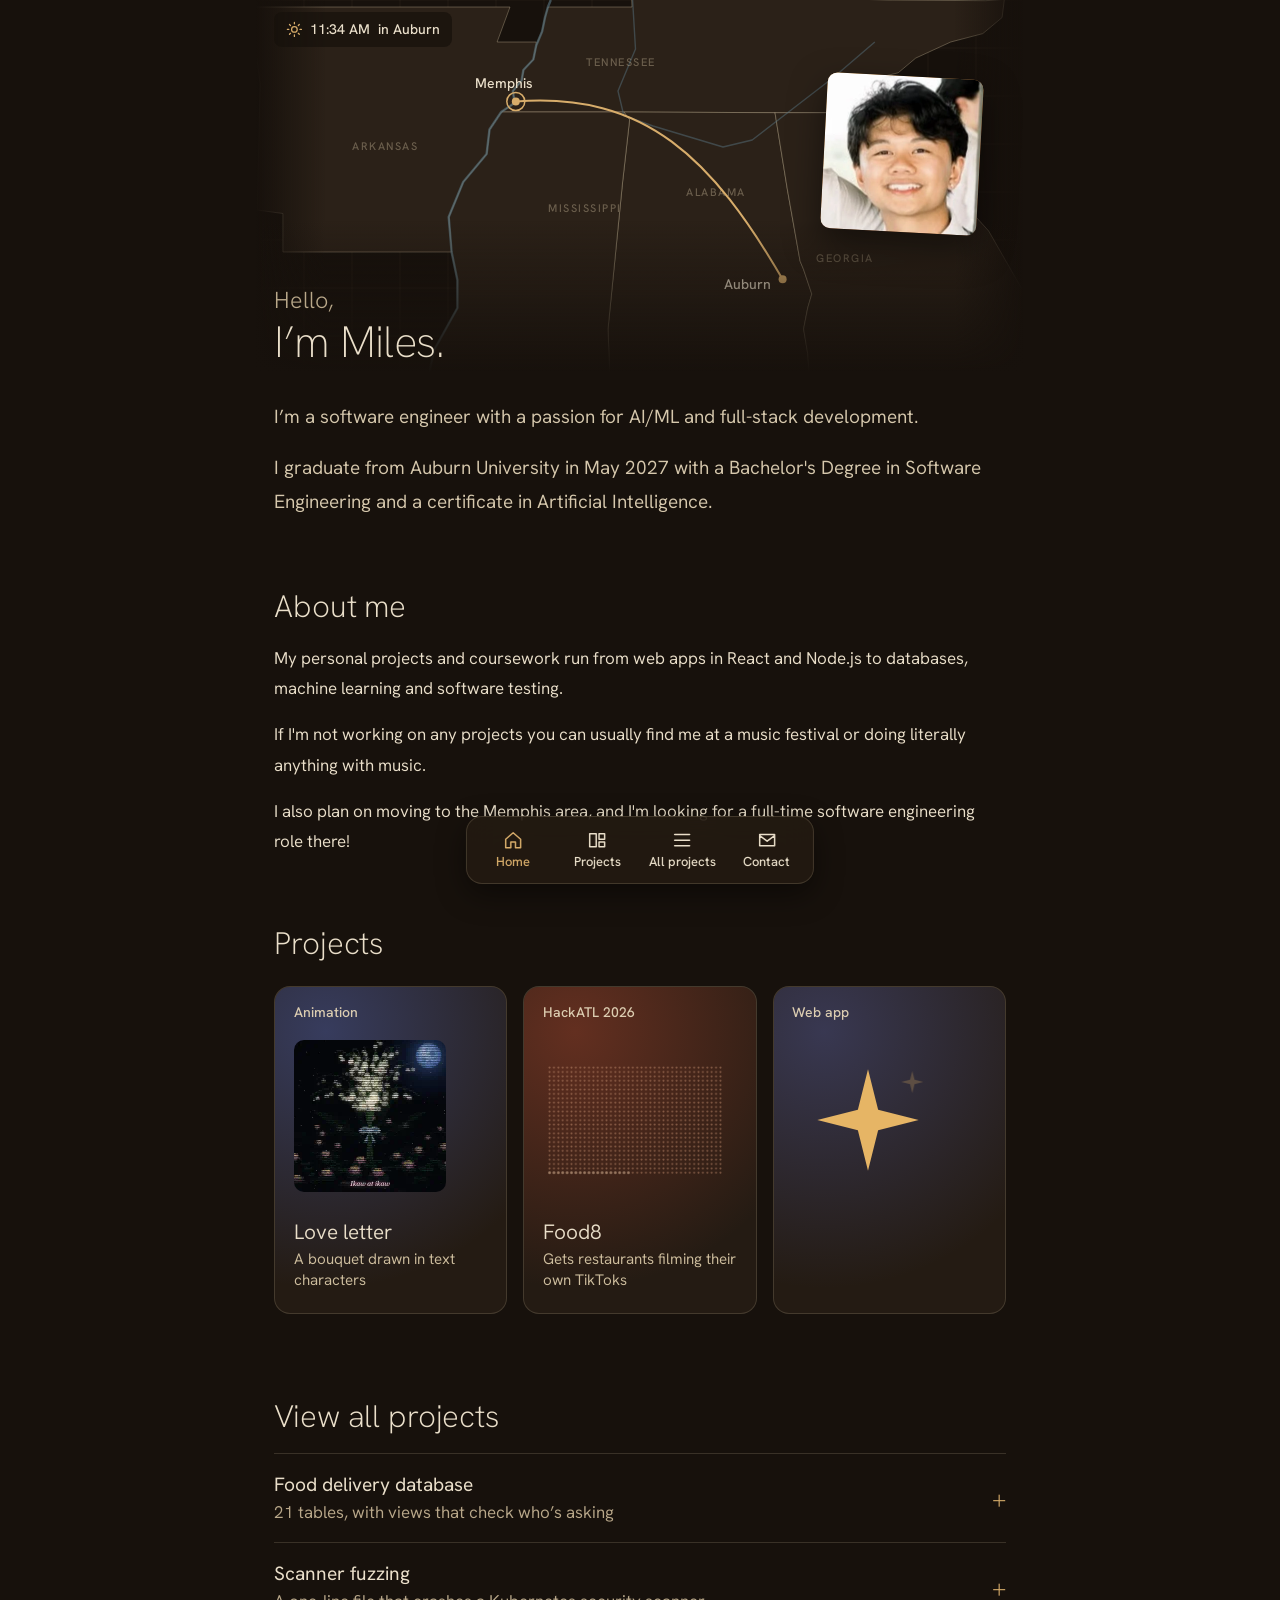
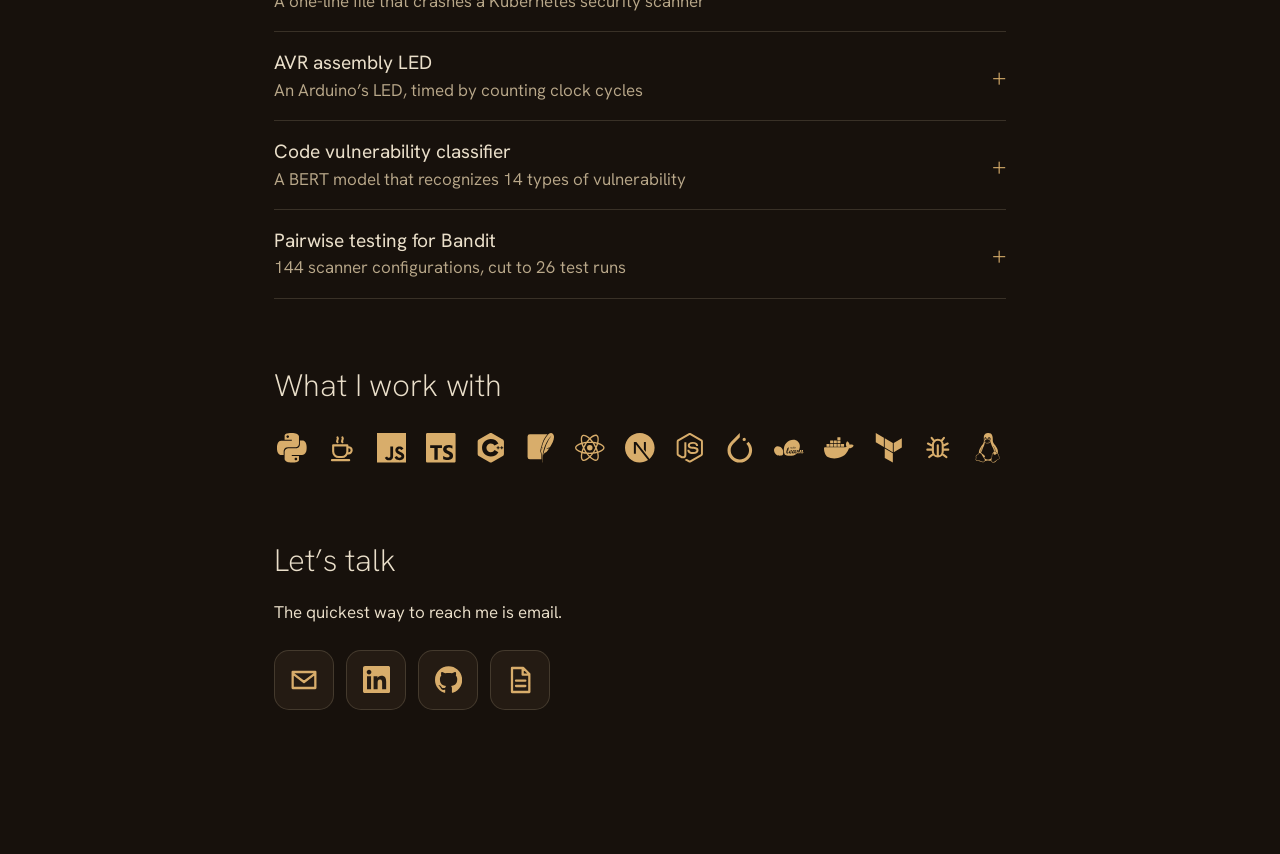
<file: index.html>
<!doctype html>
<html lang="en">
<head>
  <meta charset="utf-8">
  <meta name="viewport" content="width=device-width, initial-scale=1">
  <title>Miles Lagman, software engineer</title>
  <meta name="description" content="Miles Lagman is a software engineer graduating from Auburn University in May 2027 and looking for a full-time role in the Memphis area.">
  <meta name="theme-color" content="#17110c">
  <link rel="canonical" href="https://mileslagman.com/">
  <meta property="og:type" content="website">
  <meta property="og:title" content="Miles Lagman, software engineer">
  <meta property="og:description" content="Software engineer graduating from Auburn University in May 2027, looking for a full-time role in the Memphis area.">
  <meta property="og:url" content="https://mileslagman.com/">
  <link rel="icon" href="data:image/svg+xml,%3Csvg xmlns='http://www.w3.org/2000/svg' viewBox='0 0 32 32'%3E%3Crect width='32' height='32' rx='7' fill='%23d8ad6b'/%3E%3Cpath d='M7 24V8h4.500L16 16.500 20.500 8H25v16h-4v-9l-5 9-5-9v9z' fill='%2317110c'/%3E%3C/svg%3E">
  <link rel="preconnect" href="https://fonts.googleapis.com">
  <link rel="preconnect" href="https://fonts.gstatic.com" crossorigin>
  <link rel="stylesheet" href="https://fonts.googleapis.com/css2?family=Hanken+Grotesk:ital,wght@0,200..600;1,400&amp;display=swap">
  <link rel="stylesheet" href="styles.css?v=1689655329">
</head>
<body>
  <a class="skip" href="#about">Skip to content</a>
  <div class="column" id="top">
    <header class="banner">
      <svg class="map" viewBox="0 0 768 380" preserveAspectRatio="xMidYMin slice" aria-hidden="true">
        <g class="grid"><path d="M0 0V420"/><path d="M48 0V420"/><path d="M96 0V420"/><path d="M144 0V420"/><path d="M192 0V420"/><path d="M240 0V420"/><path d="M288 0V420"/><path d="M336 0V420"/><path d="M384 0V420"/><path d="M432 0V420"/><path d="M480 0V420"/><path d="M528 0V420"/><path d="M576 0V420"/><path d="M624 0V420"/><path d="M672 0V420"/><path d="M720 0V420"/><path d="M768 0V420"/><path d="M0 0H768"/><path d="M0 48H768"/><path d="M0 96H768"/><path d="M0 144H768"/><path d="M0 192H768"/><path d="M0 240H768"/><path d="M0 288H768"/><path d="M0 336H768"/><path d="M0 384H768"/></g>
        <g class="states"><path d="M291.9 7.0L376.0 7.0L375.4 -5.6L437.8 -3.5L467.0 -1.4L502.1 -3.5L554.6 -2.1L631.7 0.0L729.7 0.7L748.4 -0.7L746.1 17.5L726.8 33.6L694.7 42.0L659.7 58.1L642.2 72.8L615.9 79.1L610.1 95.9L596.6 96.6L594.3 112.7L519.0 112.7L367.8 112.0L245.2 112.0L258.6 102.9L256.9 91.0L265.6 80.5L267.4 70.0L277.3 59.5L280.2 45.5L286.1 31.5L289.0 17.5L291.9 7.0Z"/><path d="M367.8 112.0L519.0 112.7L531.3 189.0L544.1 261.1L547.6 269.5L555.8 294.0L551.7 308.0L547.6 329.0L551.7 353.5L554.6 392.0L402.8 392.0L414.5 413.0L407.5 442.4L379.5 445.9L383.6 416.5L374.8 414.4L367.8 435.4L356.1 436.1L352.0 329.0L366.6 182.0L373.6 119.7Z"/><path d="M367.8 112.0L373.6 119.7L366.6 182.0L352.0 329.0L356.1 436.1L321.1 434.0L291.9 448.0L278.5 392.0L169.3 392.0L178.1 350.0L201.4 308.0L201.4 280.0L195.6 252.0L192.7 217.0L207.2 182.0L230.6 154.0L233.5 129.5L245.2 112.0Z"/><path d="M519.0 112.7L664.9 112.7L650.9 147.0L694.7 189.0L732.7 231.0L764.8 287.0L794.0 318.5L764.8 392.0L758.9 413.0L718.1 422.1L642.2 416.5L562.8 413.0L554.6 392.0L551.7 353.5L547.6 329.0L551.7 308.0L555.8 294.0L547.6 269.5L544.1 261.1L531.3 189.0Z"/><path d="M-5.8 7.0L254.0 7.0L241.1 42.0L280.2 42.0L280.2 45.5L277.3 59.5L267.4 70.0L265.6 80.5L256.9 91.0L258.6 102.9L245.2 112.0L233.5 129.5L230.6 154.0L207.2 182.0L192.7 217.0L195.6 252.0L26.9 252.0L26.9 213.5L1.2 210.0L4.1 84.0Z"/></g>
        <path class="river" d="M294.8 0.0L291.9 7.0L289.0 17.5L286.1 31.5L280.2 45.5L277.3 59.5L267.4 70.0L265.6 80.5L256.9 91.0L258.6 102.9L245.2 112.0L233.5 129.5L230.6 154.0L207.2 182.0L192.7 217.0L195.6 252.0L201.4 280.0L201.4 308.0L178.1 350.0L169.3 392.0"/><path class="river thin" d="M618.8 42.0L578.0 77.0L537.1 108.5L496.2 140.0L467.0 147.0L432.0 136.5L397.0 126.0L367.8 115.5L362.0 91.0L379.5 49.0L376.6 0.0"/>
        <g class="names"><text x="330" y="66">TENNESSEE</text><text x="292" y="212">MISSISSIPPI</text><text x="430" y="196">ALABAMA</text><text x="560" y="262">GEORGIA</text><text x="96" y="150">ARKANSAS</text></g>
        <path class="route" pathLength="100" d="M526.6 279.3C456.6 159.3 389.8 91.5 259.8 101.5"/>
        <g class="town"><circle cx="526.6" cy="279.3" r="4"/><text x="514.6" y="289.3" text-anchor="end">Auburn</text></g>
        <g class="town to"><circle cx="259.8" cy="101.5" r="4"/><circle class="ring" cx="259.8" cy="101.5" r="9"/><text x="247.8" y="87.5" text-anchor="middle">Memphis</text></g>
      </svg>
      <p class="clock"><svg width="18" height="18" fill="none" stroke="currentColor" viewBox="0 0 24 24" aria-hidden="true"><path id="sky" d=""/></svg><time id="time"></time><span data-edit="clock.place">in Auburn</span></p>
      <div class="portrait" id="portrait"><img src="assets/miles.webp" width="380" height="380" alt="Miles Lagman"></div>
      <div class="hello"><p data-edit="hero.hello">Hello,</p><h1 data-edit="hero.name">I’m Miles.</h1></div>
    </header>

    <main>
      <div class="intro"><p data-edit="hero.p1">I’m a software engineer with a passion for AI/ML and full-stack development.</p><p data-edit="hero.p2">I graduate from Auburn University in May 2027 with a Bachelor's Degree in Software Engineering and a certificate in Artificial Intelligence.</p></div>

      <section id="about" aria-labelledby="about-h">
        <h2 data-edit="about.h" id="about-h">About me</h2>
        <p data-edit="about.p1">My personal projects and coursework run from web apps in React and Node.js to databases, machine learning and software testing.</p>
        <p data-edit="about.p2">If I'm not working on any projects you can usually find me at a music festival or doing literally anything with music.</p>
        <p data-edit="about.p3">I also plan on moving to the Memphis area, and I'm looking for a full-time software engineering role there!</p>
      </section>

      <section id="projects" aria-labelledby="projects-h">
        <h2 data-edit="projects.h" id="projects-h">Projects</h2>
        <div class="cards">
        <button type="button" class="card" style="--glow:#4a5da8" aria-haspopup="dialog" aria-controls="d-letter">
          <span data-edit="letter.meta" class="meta">Animation</span>
          <span class="art"><picture><source media="(prefers-reduced-motion: reduce)" srcset="assets/love-letter-still.webp"><img src="assets/love-letter-loop.webp" width="304" height="304" loading="lazy" alt=""></picture></span>
          <span data-edit="letter.title" class="title">Love letter</span>
          <span data-edit="letter.line" class="line">A bouquet drawn in text characters</span>
        </button><button type="button" class="card" style="--glow:#a2432d" aria-haspopup="dialog" aria-controls="d-food8">
          <span data-edit="food8.meta" class="meta">HackATL 2026</span>
          <span class="art"><svg viewBox="0 0 840 540" role="img" aria-label="1,000 dots with 19 filled in"><defs><pattern id="dot" width="20" height="20" patternUnits="userSpaceOnUse" x="20" y="20"><circle cx="10" cy="10" r="4.500" fill="#c08a6c" fill-opacity=".55"/></pattern></defs><rect x="20" y="20" width="800" height="500" fill="url(#dot)"/><g class="lit"><circle cx="30" cy="510" r="7.5" style="--i:0"/><circle cx="50" cy="510" r="7.5" style="--i:1"/><circle cx="70" cy="510" r="7.5" style="--i:2"/><circle cx="90" cy="510" r="7.5" style="--i:3"/><circle cx="110" cy="510" r="7.5" style="--i:4"/><circle cx="130" cy="510" r="7.5" style="--i:5"/><circle cx="150" cy="510" r="7.5" style="--i:6"/><circle cx="170" cy="510" r="7.5" style="--i:7"/><circle cx="190" cy="510" r="7.5" style="--i:8"/><circle cx="210" cy="510" r="7.5" style="--i:9"/><circle cx="230" cy="510" r="7.5" style="--i:10"/><circle cx="250" cy="510" r="7.5" style="--i:11"/><circle cx="270" cy="510" r="7.5" style="--i:12"/><circle cx="290" cy="510" r="7.5" style="--i:13"/><circle cx="310" cy="510" r="7.5" style="--i:14"/><circle cx="330" cy="510" r="7.5" style="--i:15"/><circle cx="350" cy="510" r="7.5" style="--i:16"/><circle cx="370" cy="510" r="7.5" style="--i:17"/><circle cx="390" cy="510" r="7.5" style="--i:18"/></g></svg></span>
          <span data-edit="food8.title" class="title">Food8</span>
          <span data-edit="food8.line" class="line">Gets restaurants filming their own TikToks</span>
        </button><button type="button" class="card" style="--glow:#4d5590" aria-haspopup="dialog" aria-controls="d-fest">
          <span data-edit="fest.meta" class="meta">Web app</span>
          <span class="art"><svg class="star" viewBox="0 0 96 96" aria-hidden="true"><g fill="#e6b565"><path class="spin" d="M48 16L54.400 41.600 80 48 54.400 54.400 48 80 41.600 54.400 16 48 41.600 41.600Z"/><path class="glint" style="--i:0" d="M76 14l2 8 8 2-8 2-2 8-2-8-8-2 8-2z"/><path class="glint" style="--i:1" d="M20 66l1.600 6.400 6.400 1.600-6.400 1.600-1.600 6.400-1.600-6.400-6.400-1.600 6.400-1.600z"/><path class="glint" style="--i:2" d="M78 72l1.200 4.800 4.800 1.200-4.800 1.200-1.200 4.800-1.200-4.800-4.800-1.200 4.800-1.200z"/></g></svg></span>
          <span data-edit="fest.title" class="title">FestFlow</span>
          <span data-edit="fest.line" class="line">Adds up the real cost of a festival trip</span>
        </button>
        </div>
      <dialog id="d-letter" aria-labelledby="dt-letter"><div class="stage"><img src="assets/love-letter.webp" width="1000" height="1000" loading="lazy" alt="A bouquet of white bell flowers with a pale blue ribbon, drawn in colored text characters above a lotus pond, with the message Ikaw at ikaw."></div>
        <div class="sheet"><h3 data-edit="letter.heading" id="dt-letter">Love letter</h3><p data-edit="letter.p1">A bouquet of lily of the valley blooms in a lotus pond, then types its message. Every flower, leaf and petal is made of colored characters, with no libraries and no image files.</p><p data-edit="letter.p2">Each frame is painted on a small hidden canvas where one pixel stands for one character. The page reads those pixels back and draws a character for each, dense ones for bright spots and light ones for dim.</p><p data-edit="letter.made" class="made">JavaScript, Canvas 2D</p><div class="pills"><a class="pill" href="love-letter/"><span data-edit="letter.link1">Open the love letter</span></a><a class="pill" href="https://github.com/mileslagman/love-letter"><span data-edit="letter.link2">Read the code</span></a><form method="dialog"><button class="pill"><span data-edit="letter.close">Close</span></button></form></div></div>
      </dialog><dialog id="d-food8" aria-labelledby="dt-food8"><div class="plate"><svg viewBox="0 0 840 540" role="img" aria-label="1,000 dots with 19 filled in"><defs><pattern id="dot2" width="20" height="20" patternUnits="userSpaceOnUse" x="20" y="20"><circle cx="10" cy="10" r="4.500" fill="#c08a6c" fill-opacity=".55"/></pattern></defs><rect x="20" y="20" width="800" height="500" fill="url(#dot2)"/><path d="M30 510h360.100" stroke="#ffe9c4" stroke-width="15" stroke-linecap="round" stroke-dasharray="0 20" fill="none"/></svg></div>
        <div class="sheet"><h3 data-edit="food8.heading" id="dt-food8">Food8</h3><p data-edit="food8.p1">If these dots were 1,000 local food TikToks, the 19 bright ones came from restaurants. We found that 1.9% at HackATL 2026, and it became our problem to solve.</p><p data-edit="food8.p2">With a team of four, we built a web app that plans a restaurant owner’s videos shot by shot. An Apify scraper compares top-performing posts against the rest, and the Claude API turns eight setup questions into shot lists and captions.</p><p data-edit="food8.made" class="made">Next.js, TypeScript, React, Claude API, Apify</p><div class="pills"><form method="dialog"><button class="pill"><span data-edit="food8.close">Close</span></button></form></div></div>
      </dialog><dialog id="d-fest" aria-labelledby="dt-fest"><img class="wide" src="assets/festflow-dashboard.webp" width="1920" height="1035" loading="lazy" alt="FestFlow’s dashboard, with a countdown to the next festival, planned spend, budget left and the cost of each trip.">
        <div class="sheet"><h3 data-edit="fest.heading" id="dt-fest">FestFlow</h3><p data-edit="fest.p1">Pick a festival and it adds up the real cost: ticket, flight or drive, where you’ll stay, getting around, and food. It covers 18 festivals, splits shared costs across the group, and works out who pays whom back.</p><p data-edit="fest.p2">The live site uses built-in estimates. Run it yourself and a Node server with no other dependencies adds live prices, keeps the API key off the browser and caches each search for six hours.</p><p data-edit="fest.made" class="made">JavaScript, Node, SerpApi, OpenStreetMap</p><div class="pills"><a class="pill" href="https://mileslagman.com/festflow/"><span data-edit="fest.open">Open FestFlow</span></a><a class="pill" href="https://github.com/mileslagman/festflow"><span data-edit="fest.link1">Read the code</span></a><form method="dialog"><button class="pill"><span data-edit="fest.close">Close</span></button></form></div></div>
      </dialog>
      </section>

      <section id="all-projects" aria-labelledby="all-h">
        <h2 data-edit="all.h" id="all-h">View all projects</h2>
        <details>
          <summary><h3 data-edit="db.title">Food delivery database</h3><span data-edit="db.line">21 tables, with views that check who’s asking</span></summary>
          <div class="body"><p data-edit="db.p1">Customers, restaurant owners and admins each get two views, and every view asks one helper who is logged in. A suspended account sees nothing at all.</p><p data-edit="db.p2">What a role doesn’t need, its view leaves out. The kitchen gets a first name and an initial, never an address. The customer learns a driver’s first name and vehicle, never a license plate.</p><p data-edit="db.p3">Nine triggers guard the changes. Orders only move forward, reviews need a delivered order, and only an admin can change a commission rate, which is always logged.</p><fieldset class="roles"><legend data-edit="db.ask">Who’s logged in?</legend><label><input type="radio" name="role" value="customer" checked><span data-edit="db.role.customer">Customer</span></label><label><input type="radio" name="role" value="owner"><span data-edit="db.role.owner">Restaurant owner</span></label><label><input type="radio" name="role" value="admin"><span data-edit="db.role.admin">Admin</span></label></fieldset>
            <div class="role-view" data-role="customer"><p data-edit="db.customer.view" class="query">SELECT * FROM v_customer_order_history</p><dl><div><dt data-edit="db.customer.0.label">Order</dt><dd data-edit="db.customer.0.value">1042, ready</dd></div><div><dt data-edit="db.customer.1.label">Customer</dt><dd data-edit="db.customer.1.value" class="out">Not in this view</dd></div><div><dt data-edit="db.customer.2.label">Dish</dt><dd data-edit="db.customer.2.value" class="out">Not in this view</dd></div><div><dt data-edit="db.customer.3.label">Order total</dt><dd data-edit="db.customer.3.value">$37.69</dd></div><div><dt data-edit="db.customer.4.label">Commission</dt><dd data-edit="db.customer.4.value" class="out">Not in this view</dd></div><div><dt data-edit="db.customer.5.label">Driver</dt><dd data-edit="db.customer.5.value">Marcus</dd></div><div><dt data-edit="db.customer.6.label">Vehicle</dt><dd data-edit="db.customer.6.value">Scooter</dd></div><div><dt data-edit="db.customer.7.label">Delivery address</dt><dd data-edit="db.customer.7.value" class="out">Not in this view</dd></div><div><dt data-edit="db.customer.8.label">Password hash</dt><dd data-edit="db.customer.8.value" class="out">Not in this view</dd></div></dl></div>
            <div class="role-view" data-role="owner" hidden><p data-edit="db.owner.view" class="query">SELECT * FROM v_restaurant_order_queue</p><dl><div><dt data-edit="db.owner.0.label">Order</dt><dd data-edit="db.owner.0.value">1042, ready</dd></div><div><dt data-edit="db.owner.1.label">Customer</dt><dd data-edit="db.owner.1.value">Dana W.</dd></div><div><dt data-edit="db.owner.2.label">Dish</dt><dd data-edit="db.owner.2.value">2 × shrimp and grits</dd></div><div><dt data-edit="db.owner.3.label">Order total</dt><dd data-edit="db.owner.3.value" class="out">Not in this view</dd></div><div><dt data-edit="db.owner.4.label">Commission</dt><dd data-edit="db.owner.4.value" class="out">Not in this view</dd></div><div><dt data-edit="db.owner.5.label">Driver</dt><dd data-edit="db.owner.5.value" class="out">Not in this view</dd></div><div><dt data-edit="db.owner.6.label">Vehicle</dt><dd data-edit="db.owner.6.value" class="out">Not in this view</dd></div><div><dt data-edit="db.owner.7.label">Delivery address</dt><dd data-edit="db.owner.7.value" class="out">Not in this view</dd></div><div><dt data-edit="db.owner.8.label">Password hash</dt><dd data-edit="db.owner.8.value" class="out">Not in this view</dd></div></dl></div>
            <div class="role-view" data-role="admin" hidden><p data-edit="db.admin.view" class="query">SELECT * FROM v_admin_order_overview</p><dl><div><dt data-edit="db.admin.0.label">Order</dt><dd data-edit="db.admin.0.value">1042, ready</dd></div><div><dt data-edit="db.admin.1.label">Customer</dt><dd data-edit="db.admin.1.value">Dana Whitfield</dd></div><div><dt data-edit="db.admin.2.label">Dish</dt><dd data-edit="db.admin.2.value" class="out">Not in this view</dd></div><div><dt data-edit="db.admin.3.label">Order total</dt><dd data-edit="db.admin.3.value">$37.69</dd></div><div><dt data-edit="db.admin.4.label">Commission</dt><dd data-edit="db.admin.4.value">$4.50</dd></div><div><dt data-edit="db.admin.5.label">Driver</dt><dd data-edit="db.admin.5.value">Marcus Bell</dd></div><div><dt data-edit="db.admin.6.label">Vehicle</dt><dd data-edit="db.admin.6.value" class="out">Not in this view</dd></div><div><dt data-edit="db.admin.7.label">Delivery address</dt><dd data-edit="db.admin.7.value" class="out">Not in this view</dd></div><div><dt data-edit="db.admin.8.label">Password hash</dt><dd data-edit="db.admin.8.value" class="out">Not in this view</dd></div></dl></div><p data-edit="db.made" class="made">Course project in SQL and SQLite. One order with made-up data; each role shows a selection of what its view returns.</p></div>
        </details><details>
          <summary><h3 data-edit="scan.title">Scanner fuzzing</h3><span data-edit="scan.line">A one-line file that crashes a Kubernetes security scanner</span></summary>
          <div class="body"><div class="crash"><code data-edit="scan.code">&amp;a [*a]</code></div><p data-edit="scan.p1">The line is a list that contains itself, and SLI-KUBE follows it until Python runs out of stack, hiding the results for every other file. I suspected that case and my fuzzer confirmed it. Random mutation then found one I hadn’t planned: an empty key.</p><p data-edit="scan.p2">I fuzzed ten methods with 500 inputs each, added logging that records which secrets were found but never their values, and set up continuous integration. SLI-KUBE is by Akond Rahman and collaborators.</p><p data-edit="scan.made" class="made">Course project in Python and GitHub Actions</p><div class="pills"><a class="pill" href="https://github.com/mileslagman/MILESLAGMAN-FALL2026-SQA/blob/HEAD/SQA-REPO.md"><span data-edit="scan.link">Read the report</span></a></div></div>
        </details><details>
          <summary><h3 data-edit="led.title">AVR assembly LED</h3><span data-edit="led.line">An Arduino’s LED, timed by counting clock cycles</span></summary>
          <div class="body"><div class="led" id="led" role="img" aria-label="Simulated phone camera frame"></div><label class="dial" for="r20"><code>ldi r20, <output id="r20v" for="r20">208</output></code><span><span id="hz">50</span> <span data-edit="led.unit">blinks a second</span></span></label><input id="r20" type="range" min="12" max="255" value="208"><p data-edit="led.p1">This COMP 3350 group project blinks an LED with no timer. Two nested loops burn clock cycles between toggles, and one register, r20, sets how many.</p><p data-edit="led.p2">At our setting it blinks about 50 times a second, so it looks steady to the eye. A phone camera reads its sensor row by row and catches the blinking as stripes. Change the register to move them.</p><p data-edit="led.made" class="made">Simulated at 16 MHz, one camera frame in 1/30 second</p><div class="pills"><a class="pill" href="https://github.com/mileslagman/COMP-3350---Assembly-Language"><span data-edit="led.link">Read the assembly</span></a></div></div>
        </details><details>
          <summary><h3 data-edit="bert.title">Code vulnerability classifier</h3><span data-edit="bert.line">A BERT model that recognizes 14 types of vulnerability</span></summary>
          <div class="body"><p data-edit="bert.p1">Fine-tuned on 4,649 samples, it reached 86% accuracy.</p><p data-edit="bert.made" class="made">Course project in Python, PyTorch and Hugging Face</p></div>
        </details><details>
          <summary><h3 data-edit="pair.title">Pairwise testing for Bandit</h3><span data-edit="pair.line">144 scanner configurations, cut to 26 test runs</span></summary>
          <div class="body"><p data-edit="pair.p1">The 26 runs still cover every pair of settings in the Bandit security scanner.</p><p data-edit="pair.made" class="made">Course project in combinatorial testing</p></div>
        </details>
      </section>

      <section id="tools" aria-labelledby="tools-h">
        <h2 data-edit="tools.h" id="tools-h">What I work with</h2>
        <ul class="tools"><li tabindex="0"><svg width="24" height="24" fill="currentColor" viewBox="0 0 24 24" aria-hidden="true"><path d="M14.25.18l.9.2.73.26.59.3.45.32.34.34.25.34.16.33.1.3.04.26.02.2-.01.13V8.5l-.05.63-.13.55-.21.46-.26.38-.3.31-.33.25-.35.19-.35.14-.33.1-.3.07-.26.04-.21.02H8.77l-.69.05-.59.14-.5.22-.41.27-.33.32-.27.35-.2.36-.15.37-.1.35-.07.32-.04.27-.02.21v3.06H3.17l-.21-.03-.28-.07-.32-.12-.35-.18-.36-.26-.36-.36-.35-.46-.32-.59-.28-.73-.21-.88-.14-1.05-.05-1.23.06-1.22.16-1.04.24-.87.32-.71.36-.57.4-.44.42-.33.42-.24.4-.16.36-.1.32-.05.24-.01h.16l.06.01h8.16v-.83H6.18l-.01-2.75-.02-.37.05-.34.11-.31.17-.28.25-.26.31-.23.38-.2.44-.18.51-.15.58-.12.64-.1.71-.06.77-.04.84-.02 1.27.05zm-6.3 1.98l-.23.33-.08.41.08.41.23.34.33.22.41.09.41-.09.33-.22.23-.34.08-.41-.08-.41-.23-.33-.33-.22-.41-.09-.41.09zm13.09 3.95l.28.06.32.12.35.18.36.27.36.35.35.47.32.59.28.73.21.88.14 1.04.05 1.23-.06 1.23-.16 1.04-.24.86-.32.71-.36.57-.4.45-.42.33-.42.24-.4.16-.36.09-.32.05-.24.02-.16-.01h-8.22v.82h5.84l.01 2.76.02.36-.05.34-.11.31-.17.29-.25.25-.31.24-.38.2-.44.17-.51.15-.58.13-.64.09-.71.07-.77.04-.84.01-1.27-.04-1.07-.14-.9-.2-.73-.25-.59-.3-.45-.33-.34-.34-.25-.34-.16-.33-.1-.3-.04-.25-.02-.2.01-.13v-5.34l.05-.64.13-.54.21-.46.26-.38.3-.32.33-.24.35-.2.35-.14.33-.1.3-.06.26-.04.21-.02.13-.01h5.84l.69-.05.59-.14.5-.21.41-.28.33-.32.27-.35.2-.36.15-.36.1-.35.07-.32.04-.28.02-.21V6.07h2.09l.14.01zm-6.47 14.25l-.23.33-.08.41.08.41.23.33.33.23.41.08.41-.08.33-.23.23-.33.08-.41-.08-.41-.23-.33-.33-.23-.41-.08-.41.08z"/></svg><span data-edit="tools.1" class="tip">Python</span></li><li tabindex="0"><svg class="drawn" width="24" height="24" fill="none" stroke="currentColor" viewBox="0 0 24 24" aria-hidden="true"><path d="M5 10h11.500v5a4.500 4.500 0 01-4.500 4.500H9.500A4.500 4.500 0 015 15zM16.500 11.500h1a2.500 2.500 0 010 5h-1.200M4 22h14M8.500 7.500c-1.300-1.300 1.300-2.200 0-4M12.500 7.500c-1.300-1.300 1.300-2.200 0-4"/></svg><span data-edit="tools.2" class="tip">Java</span></li><li tabindex="0"><svg width="24" height="24" fill="currentColor" viewBox="0 0 24 24" aria-hidden="true"><path d="M0 0h24v24H0V0zm22.034 18.276c-.175-1.095-.888-2.015-3.003-2.873-.736-.345-1.554-.585-1.797-1.14-.091-.33-.105-.51-.046-.705.15-.646.915-.84 1.515-.66.39.12.75.42.976.9 1.034-.676 1.034-.676 1.755-1.125-.27-.42-.404-.601-.586-.78-.63-.705-1.469-1.065-2.834-1.034l-.705.089c-.676.165-1.32.525-1.71 1.005-1.14 1.291-.811 3.541.569 4.471 1.365 1.02 3.361 1.244 3.616 2.205.24 1.17-.87 1.545-1.966 1.41-.811-.18-1.26-.586-1.755-1.336l-1.83 1.051c.21.48.45.689.81 1.109 1.74 1.756 6.09 1.666 6.871-1.004.029-.09.24-.705.074-1.65l.046.067zm-8.983-7.245h-2.248c0 1.938-.009 3.864-.009 5.805 0 1.232.063 2.363-.138 2.711-.33.689-1.18.601-1.566.48-.396-.196-.597-.466-.83-.855-.063-.105-.11-.196-.127-.196l-1.825 1.125c.305.63.75 1.172 1.324 1.517.855.51 2.004.675 3.207.405.783-.226 1.458-.691 1.811-1.411.51-.93.402-2.07.397-3.346.012-2.054 0-4.109 0-6.179l.004-.056z"/></svg><span data-edit="tools.3" class="tip">JavaScript</span></li><li tabindex="0"><svg width="24" height="24" fill="currentColor" viewBox="0 0 24 24" aria-hidden="true"><path d="M1.125 0C.502 0 0 .502 0 1.125v21.75C0 23.498.502 24 1.125 24h21.75c.623 0 1.125-.502 1.125-1.125V1.125C24 .502 23.498 0 22.875 0zm17.363 9.75c.612 0 1.154.037 1.627.111a6.38 6.38 0 0 1 1.306.34v2.458a3.95 3.95 0 0 0-.643-.361 5.093 5.093 0 0 0-.717-.26 5.453 5.453 0 0 0-1.426-.2c-.3 0-.573.028-.819.086a2.1 2.1 0 0 0-.623.242c-.17.104-.3.229-.393.374a.888.888 0 0 0-.14.49c0 .196.053.373.156.529.104.156.252.304.443.444s.423.276.696.41c.273.135.582.274.926.416.47.197.892.407 1.266.628.374.222.695.473.963.753.268.279.472.598.614.957.142.359.214.776.214 1.253 0 .657-.125 1.21-.373 1.656a3.033 3.033 0 0 1-1.012 1.085 4.38 4.38 0 0 1-1.487.596c-.566.12-1.163.18-1.79.18a9.916 9.916 0 0 1-1.84-.164 5.544 5.544 0 0 1-1.512-.493v-2.63a5.033 5.033 0 0 0 3.237 1.2c.333 0 .624-.03.872-.09.249-.06.456-.144.623-.25.166-.108.29-.234.373-.38a1.023 1.023 0 0 0-.074-1.089 2.12 2.12 0 0 0-.537-.5 5.597 5.597 0 0 0-.807-.444 27.72 27.72 0 0 0-1.007-.436c-.918-.383-1.602-.852-2.053-1.405-.45-.553-.676-1.222-.676-2.005 0-.614.123-1.141.369-1.582.246-.441.58-.804 1.004-1.089a4.494 4.494 0 0 1 1.47-.629 7.536 7.536 0 0 1 1.77-.201zm-15.113.188h9.563v2.166H9.506v9.646H6.789v-9.646H3.375z"/></svg><span data-edit="tools.4" class="tip">TypeScript</span></li><li tabindex="0"><svg width="24" height="24" fill="currentColor" viewBox="0 0 24 24" aria-hidden="true"><path d="M22.394 6c-.167-.29-.398-.543-.652-.69L12.926.22c-.509-.294-1.34-.294-1.848 0L2.26 5.31c-.508.293-.923 1.013-.923 1.6v10.18c0 .294.104.62.271.91.167.29.398.543.652.69l8.816 5.09c.508.293 1.34.293 1.848 0l8.816-5.09c.254-.147.485-.4.652-.69.167-.29.27-.616.27-.91V6.91c.003-.294-.1-.62-.268-.91zM12 19.11c-3.92 0-7.109-3.19-7.109-7.11 0-3.92 3.19-7.11 7.11-7.11a7.133 7.133 0 016.156 3.553l-3.076 1.78a3.567 3.567 0 00-3.08-1.78A3.56 3.56 0 008.444 12 3.56 3.56 0 0012 15.555a3.57 3.57 0 003.08-1.778l3.078 1.78A7.135 7.135 0 0112 19.11zm7.11-6.715h-.79v.79h-.79v-.79h-.79v-.79h.79v-.79h.79v.79h.79zm2.962 0h-.79v.79h-.79v-.79h-.79v-.79h.79v-.79h.79v.79h.79z"/></svg><span data-edit="tools.5" class="tip">C++</span></li><li tabindex="0"><svg width="24" height="24" fill="currentColor" viewBox="0 0 24 24" aria-hidden="true"><path d="M21.678.521c-1.032-.92-2.28-.55-3.513.544a8.71 8.71 0 0 0-.547.535c-2.109 2.237-4.066 6.38-4.674 9.544.237.48.422 1.093.544 1.561a13.044 13.044 0 0 1 .164.703s-.019-.071-.096-.296l-.05-.146a1.689 1.689 0 0 0-.033-.08c-.138-.32-.518-.995-.686-1.289-.143.423-.27.818-.376 1.176.484.884.778 2.4.778 2.4s-.025-.099-.147-.442c-.107-.303-.644-1.244-.772-1.464-.217.804-.304 1.346-.226 1.478.152.256.296.698.422 1.186.286 1.1.485 2.44.485 2.44l.017.224a22.41 22.41 0 0 0 .056 2.748c.095 1.146.273 2.13.5 2.657l.155-.084c-.334-1.038-.47-2.399-.41-3.967.09-2.398.642-5.29 1.661-8.304 1.723-4.55 4.113-8.201 6.3-9.945-1.993 1.8-4.692 7.63-5.5 9.788-.904 2.416-1.545 4.684-1.931 6.857.666-2.037 2.821-2.912 2.821-2.912s1.057-1.304 2.292-3.166c-.74.169-1.955.458-2.362.629-.6.251-.762.337-.762.337s1.945-1.184 3.613-1.72C21.695 7.9 24.195 2.767 21.678.521m-18.573.543A1.842 1.842 0 0 0 1.27 2.9v16.608a1.84 1.84 0 0 0 1.835 1.834h9.418a22.953 22.953 0 0 1-.052-2.707c-.006-.062-.011-.141-.016-.2a27.01 27.01 0 0 0-.473-2.378c-.121-.47-.275-.898-.369-1.057-.116-.197-.098-.31-.097-.432 0-.12.015-.245.037-.386a9.98 9.98 0 0 1 .234-1.045l.217-.028c-.017-.035-.014-.065-.031-.097l-.041-.381a32.8 32.8 0 0 1 .382-1.194l.2-.019c-.008-.016-.01-.038-.018-.053l-.043-.316c.63-3.28 2.587-7.443 4.8-9.791.066-.069.133-.128.198-.194Z"/></svg><span data-edit="tools.6" class="tip">SQL</span></li><li tabindex="0"><svg width="24" height="24" fill="currentColor" viewBox="0 0 24 24" aria-hidden="true"><path d="M14.23 12.004a2.236 2.236 0 0 1-2.235 2.236 2.236 2.236 0 0 1-2.236-2.236 2.236 2.236 0 0 1 2.235-2.236 2.236 2.236 0 0 1 2.236 2.236zm2.648-10.69c-1.346 0-3.107.96-4.888 2.622-1.78-1.653-3.542-2.602-4.887-2.602-.41 0-.783.093-1.106.278-1.375.793-1.683 3.264-.973 6.365C1.98 8.917 0 10.42 0 12.004c0 1.59 1.99 3.097 5.043 4.03-.704 3.113-.39 5.588.988 6.38.32.187.69.275 1.102.275 1.345 0 3.107-.96 4.888-2.624 1.78 1.654 3.542 2.603 4.887 2.603.41 0 .783-.09 1.106-.275 1.374-.792 1.683-3.263.973-6.365C22.02 15.096 24 13.59 24 12.004c0-1.59-1.99-3.097-5.043-4.032.704-3.11.39-5.587-.988-6.38-.318-.184-.688-.277-1.092-.278zm-.005 1.09v.006c.225 0 .406.044.558.127.666.382.955 1.835.73 3.704-.054.46-.142.945-.25 1.44-.96-.236-2.006-.417-3.107-.534-.66-.905-1.345-1.727-2.035-2.447 1.592-1.48 3.087-2.292 4.105-2.295zm-9.77.02c1.012 0 2.514.808 4.11 2.28-.686.72-1.37 1.537-2.02 2.442-1.107.117-2.154.298-3.113.538-.112-.49-.195-.964-.254-1.42-.23-1.868.054-3.32.714-3.707.19-.09.4-.127.563-.132zm4.882 3.05c.455.468.91.992 1.36 1.564-.44-.02-.89-.034-1.345-.034-.46 0-.915.01-1.36.034.44-.572.895-1.096 1.345-1.565zM12 8.1c.74 0 1.477.034 2.202.093.406.582.802 1.203 1.183 1.86.372.64.71 1.29 1.018 1.946-.308.655-.646 1.31-1.013 1.95-.38.66-.773 1.288-1.18 1.87-.728.063-1.466.098-2.21.098-.74 0-1.477-.035-2.202-.093-.406-.582-.802-1.204-1.183-1.86-.372-.64-.71-1.29-1.018-1.946.303-.657.646-1.313 1.013-1.954.38-.66.773-1.286 1.18-1.868.728-.064 1.466-.098 2.21-.098zm-3.635.254c-.24.377-.48.763-.704 1.16-.225.39-.435.782-.635 1.174-.265-.656-.49-1.31-.676-1.947.64-.15 1.315-.283 2.015-.386zm7.26 0c.695.103 1.365.23 2.006.387-.18.632-.405 1.282-.66 1.933-.2-.39-.41-.783-.64-1.174-.225-.392-.465-.774-.705-1.146zm3.063.675c.484.15.944.317 1.375.498 1.732.74 2.852 1.708 2.852 2.476-.005.768-1.125 1.74-2.857 2.475-.42.18-.88.342-1.355.493-.28-.958-.646-1.956-1.1-2.98.45-1.017.81-2.01 1.085-2.964zm-13.395.004c.278.96.645 1.957 1.1 2.98-.45 1.017-.812 2.01-1.086 2.964-.484-.15-.944-.318-1.37-.5-1.732-.737-2.852-1.706-2.852-2.474 0-.768 1.12-1.742 2.852-2.476.42-.18.88-.342 1.356-.494zm11.678 4.28c.265.657.49 1.312.676 1.948-.64.157-1.316.29-2.016.39.24-.375.48-.762.705-1.158.225-.39.435-.788.636-1.18zm-9.945.02c.2.392.41.783.64 1.175.23.39.465.772.705 1.143-.695-.102-1.365-.23-2.006-.386.18-.63.406-1.282.66-1.933zM17.92 16.32c.112.493.2.968.254 1.423.23 1.868-.054 3.32-.714 3.708-.147.09-.338.128-.563.128-1.012 0-2.514-.807-4.11-2.28.686-.72 1.37-1.536 2.02-2.44 1.107-.118 2.154-.3 3.113-.54zm-11.83.01c.96.234 2.006.415 3.107.532.66.905 1.345 1.727 2.035 2.446-1.595 1.483-3.092 2.295-4.11 2.295-.22-.005-.406-.05-.553-.132-.666-.38-.955-1.834-.73-3.703.054-.46.142-.944.25-1.438zm4.56.64c.44.02.89.034 1.345.034.46 0 .915-.01 1.36-.034-.44.572-.895 1.095-1.345 1.565-.455-.47-.91-.993-1.36-1.565z"/></svg><span data-edit="tools.7" class="tip">React</span></li><li tabindex="0"><svg width="24" height="24" fill="currentColor" viewBox="0 0 24 24" aria-hidden="true"><path d="M18.665 21.978C16.758 23.255 14.465 24 12 24 5.377 24 0 18.623 0 12S5.377 0 12 0s12 5.377 12 12c0 3.583-1.574 6.801-4.067 9.001L9.219 7.2H7.2v9.596h1.615V9.251l9.85 12.727Zm-3.332-8.533 1.6 2.061V7.2h-1.6v6.245Z"/></svg><span data-edit="tools.8" class="tip">Next.js</span></li><li tabindex="0"><svg width="24" height="24" fill="currentColor" viewBox="0 0 24 24" aria-hidden="true"><path d="M11.998,24c-0.321,0-0.641-0.084-0.922-0.247l-2.936-1.737c-0.438-0.245-0.224-0.332-0.08-0.383 c0.585-0.203,0.703-0.25,1.328-0.604c0.065-0.037,0.151-0.023,0.218,0.017l2.256,1.339c0.082,0.045,0.197,0.045,0.272,0l8.795-5.076 c0.082-0.047,0.134-0.141,0.134-0.238V6.921c0-0.099-0.053-0.192-0.137-0.242l-8.791-5.072c-0.081-0.047-0.189-0.047-0.271,0 L3.075,6.68C2.99,6.729,2.936,6.825,2.936,6.921v10.15c0,0.097,0.054,0.189,0.139,0.235l2.409,1.392 c1.307,0.654,2.108-0.116,2.108-0.89V7.787c0-0.142,0.114-0.253,0.256-0.253h1.115c0.139,0,0.255,0.112,0.255,0.253v10.021 c0,1.745-0.95,2.745-2.604,2.745c-0.508,0-0.909,0-2.026-0.551L2.28,18.675c-0.57-0.329-0.922-0.945-0.922-1.604V6.921 c0-0.659,0.353-1.275,0.922-1.603l8.795-5.082c0.557-0.315,1.296-0.315,1.848,0l8.794,5.082c0.57,0.329,0.924,0.944,0.924,1.603 v10.15c0,0.659-0.354,1.273-0.924,1.604l-8.794,5.078C12.643,23.916,12.324,24,11.998,24z M19.099,13.993 c0-1.9-1.284-2.406-3.987-2.763c-2.731-0.361-3.009-0.548-3.009-1.187c0-0.528,0.235-1.233,2.258-1.233 c1.807,0,2.473,0.389,2.747,1.607c0.024,0.115,0.129,0.199,0.247,0.199h1.141c0.071,0,0.138-0.031,0.186-0.081 c0.048-0.054,0.074-0.123,0.067-0.196c-0.177-2.098-1.571-3.076-4.388-3.076c-2.508,0-4.004,1.058-4.004,2.833 c0,1.925,1.488,2.457,3.895,2.695c2.88,0.282,3.103,0.703,3.103,1.269c0,0.983-0.789,1.402-2.642,1.402 c-2.327,0-2.839-0.584-3.011-1.742c-0.02-0.124-0.126-0.215-0.253-0.215h-1.137c-0.141,0-0.254,0.112-0.254,0.253 c0,1.482,0.806,3.248,4.655,3.248C17.501,17.007,19.099,15.91,19.099,13.993z"/></svg><span data-edit="tools.9" class="tip">Node.js</span></li><li tabindex="0"><svg width="24" height="24" fill="currentColor" viewBox="0 0 24 24" aria-hidden="true"><path d="M12.005 0L4.952 7.053a9.865 9.865 0 000 14.022 9.866 9.866 0 0014.022 0c3.984-3.9 3.986-10.205.085-14.023l-1.744 1.743c2.904 2.905 2.904 7.634 0 10.538s-7.634 2.904-10.538 0-2.904-7.634 0-10.538l4.647-4.646.582-.665zm3.568 3.899a1.327 1.327 0 00-1.327 1.327 1.327 1.327 0 001.327 1.328A1.327 1.327 0 0016.9 5.226 1.327 1.327 0 0015.573 3.9z"/></svg><span data-edit="tools.10" class="tip">PyTorch</span></li><li tabindex="0"><svg width="24" height="24" fill="currentColor" viewBox="0 0 24 24" aria-hidden="true"><path d="M15.601 5.53c-1.91.035-3.981.91-5.63 2.56-2.93 2.93-2.083 8.53-1.088 9.525.805.804 6.595 1.843 9.526-1.088a9.74 9.74 0 0 0 .584-.643c.043-.292.205-.66.489-1.106a1.848 1.848 0 0 1-.537.176c-.144.265-.37.55-.676.855-.354.335-.607.554-.76.656a.795.795 0 0 1-.437.152c-.35 0-.514-.308-.494-.924-.22.316-.425.549-.612.7a.914.914 0 0 1-.578.224c-.194 0-.36-.09-.496-.273a1.03 1.03 0 0 1-.193-.507 4.016 4.016 0 0 1-.726.583c-.224.132-.47.197-.74.197-.3 0-.543-.096-.727-.288a.978.978 0 0 1-.257-.524v.004c-.3.276-.564.48-.79.611a1.295 1.295 0 0 1-.649.197.693.693 0 0 1-.571-.275c-.145-.183-.218-.43-.218-.739 0-.464.101-1.02.302-1.67.201-.65.445-1.25.733-1.797l.842-.312a.21.21 0 0 1 .06-.013c.063 0 .116.047.157.14.04.095.061.221.061.38 0 .451-.104.888-.312 1.31-.207.422-.532.873-.974 1.352-.018.23-.027.388-.027.474 0 .193.036.345.106.458.071.113.165.169.282.169a.71.71 0 0 0 .382-.13c.132-.084.333-.26.602-.523.028-.418.187-.798.482-1.142.324-.38.685-.569 1.08-.569.206 0 .37.054.494.16a.524.524 0 0 1 .186.417c0 .458-.486.829-1.459 1.114.088.43.32.646.693.646a.807.807 0 0 0 .417-.117c.129-.076.321-.243.575-.497.032-.252.118-.495.259-.728.182-.3.416-.544.701-.73.285-.185.537-.278.756-.278.276 0 .47.127.58.381l.677-.374h.186l-.292.971c-.15.488-.226.823-.226 1.004 0 .19.067.285.202.285.086 0 .181-.045.285-.137.104-.092.25-.232.437-.42v.001c.143-.155.274-.32.392-.494-.19-.084-.285-.21-.285-.375 0-.17.058-.352.174-.545.116-.194.275-.29.479-.29.172 0 .258.088.258.265 0 .139-.05.338-.149.596.367-.04.687-.32.961-.842l.228-.01c1.059-2.438.828-5.075-.83-6.732-1.019-1.02-2.408-1.5-3.895-1.471zm4.725 8.203a8.938 8.938 0 0 1-1.333 2.151 1.09 1.09 0 0 0-.012.147c0 .168.047.309.14.423.092.113.206.17.34.17.296 0 .714-.264 1.254-.787-.001.04-.003.08-.003.121 0 .146.012.368.036.666l.733-.172c0-.2.003-.357.01-.474.01-.157.033-.33.066-.517.02-.11.07-.216.152-.315l.186-.216a5.276 5.276 0 0 1 .378-.397c.062-.055.116-.099.162-.13a.26.26 0 0 1 .123-.046c.055 0 .083.035.083.106 0 .07-.052.236-.156.497-.194.486-.292.848-.292 1.084 0 .175.046.314.136.418a.45.45 0 0 0 .358.155c.365 0 .803-.269 1.313-.808v-.381c-.361.426-.623.64-.784.64-.109 0-.163-.067-.163-.2 0-.1.065-.316.195-.65.19-.486.285-.836.285-1.048a.464.464 0 0 0-.112-.319.36.36 0 0 0-.282-.127c-.165 0-.354.077-.567.233-.213.156-.5.436-.863.84.053-.262.165-.622.335-1.08l-.809.156a6.54 6.54 0 0 0-.399 1.074c-.04.156-.07.316-.092.48a7.447 7.447 0 0 1-.49.45.38.38 0 0 1-.229.08.208.208 0 0 1-.174-.082.352.352 0 0 1-.064-.222c0-.1.019-.214.056-.343.038-.13.12-.373.249-.731l.308-.849zm-17.21-2.927c-.863-.016-1.67.263-2.261.854-1.352 1.352-1.07 3.827.631 5.527 1.7 1.701 4.95 1.21 5.527.632.467-.466 1.07-3.827-.631-5.527-.957-.957-2.158-1.465-3.267-1.486zm12.285.358h.166v.21H15.4zm.427 0h.166v.865l.46-.455h.195l-.364.362.428.684h-.198l-.357-.575-.164.166v.41h-.166zm1.016 0h.166v.21h-.166zm.481.122h.166v.288h.172v.135h-.172v.717c0 .037.006.062.02.075.012.013.037.02.074.02a.23.23 0 0 0 .078-.01v.141a.802.802 0 0 1-.136.014.23.23 0 0 1-.15-.043.15.15 0 0 1-.052-.123v-.79h-.141v-.136h.141zm-3.562.258c.081 0 .15.012.207.038.057.024.1.061.13.11s.045.106.045.173h-.176c-.006-.111-.075-.167-.208-.167a.285.285 0 0 0-.164.041.134.134 0 0 0-.06.117c0 .035.015.065.045.088.03.024.08.044.15.06l.16.039a.47.47 0 0 1 .224.105c.047.046.07.108.07.186a.3.3 0 0 1-.052.175.327.327 0 0 1-.152.116.585.585 0 0 1-.226.041c-.136 0-.24-.03-.309-.088-.069-.059-.105-.149-.109-.269h.176c.004.037.01.065.017.084a.166.166 0 0 0 .034.054c.044.043.112.065.204.065a.31.31 0 0 0 .177-.045.139.139 0 0 0 .067-.119.116.116 0 0 0-.038-.09.287.287 0 0 0-.124-.055l-.156-.038a1.248 1.248 0 0 1-.159-.05.359.359 0 0 1-.098-.061.22.22 0 0 1-.058-.083.32.32 0 0 1-.016-.108c0-.096.036-.174.109-.232a.45.45 0 0 1 .29-.087zm1.035 0a.46.46 0 0 1 .202.043.351.351 0 0 1 .187.212.577.577 0 0 1 .023.126h-.168a.256.256 0 0 0-.078-.168.242.242 0 0 0-.17-.06.248.248 0 0 0-.155.05.306.306 0 0 0-.1.144.662.662 0 0 0-.034.224.58.58 0 0 0 .035.214.299.299 0 0 0 .101.135.261.261 0 0 0 .157.048c.142 0 .227-.084.256-.252h.167a.519.519 0 0 1-.065.22.35.35 0 0 1-.146.138.464.464 0 0 1-.216.048.448.448 0 0 1-.246-.066.441.441 0 0 1-.161-.192.703.703 0 0 1-.057-.293c0-.085.01-.163.032-.233a.522.522 0 0 1 .095-.182.403.403 0 0 1 .15-.117.453.453 0 0 1 .191-.04zm.603.03h.166v1.046H15.4zm1.443 0h.166v1.046h-.166zm-5.05.618c-.08 0-.2.204-.356.611-.155.407-.308.977-.459 1.71.281-.312.509-.662.683-1.05.175-.387.262-.72.262-.999a.455.455 0 0 0-.036-.197c-.025-.05-.056-.075-.093-.075zm4.662 1.797c-.221 0-.431.188-.629.563-.197.376-.296.722-.296 1.038 0 .12.029.216.088.29a.273.273 0 0 0 .223.111c.221 0 .43-.188.625-.565.196-.377.294-.725.294-1.043a.457.457 0 0 0-.083-.29.269.269 0 0 0-.222-.104zm-2.848.007c-.146 0-.285.11-.417.333-.133.222-.2.51-.2.866.566-.159.849-.452.849-.881 0-.212-.077-.318-.232-.318Z"/></svg><span data-edit="tools.11" class="tip">scikit-learn</span></li><li tabindex="0"><svg width="24" height="24" fill="currentColor" viewBox="0 0 24 24" aria-hidden="true"><path d="M13.983 11.078h2.119a.186.186 0 00.186-.185V9.006a.186.186 0 00-.186-.186h-2.119a.185.185 0 00-.185.185v1.888c0 .102.083.185.185.185m-2.954-5.43h2.118a.186.186 0 00.186-.186V3.574a.186.186 0 00-.186-.185h-2.118a.185.185 0 00-.185.185v1.888c0 .102.082.185.185.185m0 2.716h2.118a.187.187 0 00.186-.186V6.29a.186.186 0 00-.186-.185h-2.118a.185.185 0 00-.185.185v1.887c0 .102.082.185.185.186m-2.93 0h2.12a.186.186 0 00.184-.186V6.29a.185.185 0 00-.185-.185H8.1a.185.185 0 00-.185.185v1.887c0 .102.083.185.185.186m-2.964 0h2.119a.186.186 0 00.185-.186V6.29a.185.185 0 00-.185-.185H5.136a.186.186 0 00-.186.185v1.887c0 .102.084.185.186.186m5.893 2.715h2.118a.186.186 0 00.186-.185V9.006a.186.186 0 00-.186-.186h-2.118a.185.185 0 00-.185.185v1.888c0 .102.082.185.185.185m-2.93 0h2.12a.185.185 0 00.184-.185V9.006a.185.185 0 00-.184-.186h-2.12a.185.185 0 00-.184.185v1.888c0 .102.083.185.185.185m-2.964 0h2.119a.185.185 0 00.185-.185V9.006a.185.185 0 00-.184-.186h-2.12a.186.186 0 00-.186.186v1.887c0 .102.084.185.186.185m-2.92 0h2.12a.185.185 0 00.184-.185V9.006a.185.185 0 00-.184-.186h-2.12a.185.185 0 00-.184.185v1.888c0 .102.082.185.185.185M23.763 9.89c-.065-.051-.672-.51-1.954-.51-.338.001-.676.03-1.01.087-.248-1.7-1.653-2.53-1.716-2.566l-.344-.199-.226.327c-.284.438-.49.922-.612 1.43-.23.97-.09 1.882.403 2.661-.595.332-1.55.413-1.744.42H.751a.751.751 0 00-.75.748 11.376 11.376 0 00.692 4.062c.545 1.428 1.355 2.48 2.41 3.124 1.18.723 3.1 1.137 5.275 1.137.983.003 1.963-.086 2.93-.266a12.248 12.248 0 003.823-1.389c.98-.567 1.86-1.288 2.61-2.136 1.252-1.418 1.998-2.997 2.553-4.4h.221c1.372 0 2.215-.549 2.68-1.009.309-.293.55-.65.707-1.046l.098-.288Z"/></svg><span data-edit="tools.12" class="tip">Docker</span></li><li tabindex="0"><svg width="24" height="24" fill="currentColor" viewBox="0 0 24 24" aria-hidden="true"><path d="M1.44 0v7.575l6.561 3.79V3.787zm21.12 4.227l-6.561 3.791v7.574l6.56-3.787zM8.72 4.23v7.575l6.561 3.787V8.018zm0 8.405v7.575L15.28 24v-7.578z"/></svg><span data-edit="tools.13" class="tip">Terraform</span></li><li tabindex="0"><svg class="drawn" width="24" height="24" fill="none" stroke="currentColor" viewBox="0 0 24 24" aria-hidden="true"><path d="M8 9.500a4 4 0 018 0V15a4 4 0 01-8 0zM9 6.500L7 4M15 6.500L17 4M8 10.500L4 8.500M16 10.500l4-2M8 13.500H3.500M16 13.500h4.500M8.500 17L5 19.500M15.500 17l3.500 2.500M12 10v8.500"/></svg><span data-edit="tools.14" class="tip">AFL++</span></li><li tabindex="0"><svg width="24" height="24" fill="currentColor" viewBox="0 0 24 24" aria-hidden="true"><path d="M12.504 0c-.155 0-.315.008-.48.021-4.226.333-3.105 4.807-3.17 6.298-.076 1.092-.3 1.953-1.05 3.02-.885 1.051-2.127 2.75-2.716 4.521-.278.832-.41 1.684-.287 2.489a.424.424 0 00-.11.135c-.26.268-.45.6-.663.839-.199.199-.485.267-.797.4-.313.136-.658.269-.864.68-.09.189-.136.394-.132.602 0 .199.027.4.055.536.058.399.116.728.04.97-.249.68-.28 1.145-.106 1.484.174.334.535.47.94.601.81.2 1.91.135 2.774.6.926.466 1.866.67 2.616.47.526-.116.97-.464 1.208-.946.587-.003 1.23-.269 2.26-.334.699-.058 1.574.267 2.577.2.025.134.063.198.114.333l.003.003c.391.778 1.113 1.132 1.884 1.071.771-.06 1.592-.536 2.257-1.306.631-.765 1.683-1.084 2.378-1.503.348-.199.629-.469.649-.853.023-.4-.2-.811-.714-1.376v-.097l-.003-.003c-.17-.2-.25-.535-.338-.926-.085-.401-.182-.786-.492-1.046h-.003c-.059-.054-.123-.067-.188-.135a.357.357 0 00-.19-.064c.431-1.278.264-2.55-.173-3.694-.533-1.41-1.465-2.638-2.175-3.483-.796-1.005-1.576-1.957-1.56-3.368.026-2.152.236-6.133-3.544-6.139zm.529 3.405h.013c.213 0 .396.062.584.198.19.135.33.332.438.533.105.259.158.459.166.724 0-.02.006-.04.006-.06v.105a.086.086 0 01-.004-.021l-.004-.024a1.807 1.807 0 01-.15.706.953.953 0 01-.213.335.71.71 0 00-.088-.042c-.104-.045-.198-.064-.284-.133a1.312 1.312 0 00-.22-.066c.05-.06.146-.133.183-.198.053-.128.082-.264.088-.402v-.02a1.21 1.21 0 00-.061-.4c-.045-.134-.101-.2-.183-.333-.084-.066-.167-.132-.267-.132h-.016c-.093 0-.176.03-.262.132a.8.8 0 00-.205.334 1.18 1.18 0 00-.09.4v.019c.002.089.008.179.02.267-.193-.067-.438-.135-.607-.202a1.635 1.635 0 01-.018-.2v-.02a1.772 1.772 0 01.15-.768c.082-.22.232-.406.43-.533a.985.985 0 01.594-.2zm-2.962.059h.036c.142 0 .27.048.399.135.146.129.264.288.344.465.09.199.14.4.153.667v.004c.007.134.006.2-.002.266v.08c-.03.007-.056.018-.083.024-.152.055-.274.135-.393.2.012-.09.013-.18.003-.267v-.015c-.012-.133-.04-.2-.082-.333a.613.613 0 00-.166-.267.248.248 0 00-.183-.064h-.021c-.071.006-.13.04-.186.132a.552.552 0 00-.12.27.944.944 0 00-.023.33v.015c.012.135.037.2.08.334.046.134.098.2.166.268.01.009.02.018.034.024-.07.057-.117.07-.176.136a.304.304 0 01-.131.068 2.62 2.62 0 01-.275-.402 1.772 1.772 0 01-.155-.667 1.759 1.759 0 01.08-.668 1.43 1.43 0 01.283-.535c.128-.133.26-.2.418-.2zm1.37 1.706c.332 0 .733.065 1.216.399.293.2.523.269 1.052.468h.003c.255.136.405.266.478.399v-.131a.571.571 0 01.016.47c-.123.31-.516.643-1.063.842v.002c-.268.135-.501.333-.775.465-.276.135-.588.292-1.012.267a1.139 1.139 0 01-.448-.067 3.566 3.566 0 01-.322-.198c-.195-.135-.363-.332-.612-.465v-.005h-.005c-.4-.246-.616-.512-.686-.71-.07-.268-.005-.47.193-.6.224-.135.38-.271.483-.336.104-.074.143-.102.176-.131h.002v-.003c.169-.202.436-.47.839-.601.139-.036.294-.065.466-.065zm2.8 2.142c.358 1.417 1.196 3.475 1.735 4.473.286.534.855 1.659 1.102 3.024.156-.005.33.018.513.064.646-1.671-.546-3.467-1.089-3.966-.22-.2-.232-.335-.123-.335.59.534 1.365 1.572 1.646 2.757.13.535.16 1.104.021 1.67.067.028.135.06.205.067 1.032.534 1.413.938 1.23 1.537v-.043c-.06-.003-.12 0-.18 0h-.016c.151-.467-.182-.825-1.065-1.224-.915-.4-1.646-.336-1.77.465-.008.043-.013.066-.018.135-.068.023-.139.053-.209.064-.43.268-.662.669-.793 1.187-.13.533-.17 1.156-.205 1.869v.003c-.02.334-.17.838-.319 1.35-1.5 1.072-3.58 1.538-5.348.334a2.645 2.645 0 00-.402-.533 1.45 1.45 0 00-.275-.333c.182 0 .338-.03.465-.067a.615.615 0 00.314-.334c.108-.267 0-.697-.345-1.163-.345-.467-.931-.995-1.788-1.521-.63-.4-.986-.87-1.15-1.396-.165-.534-.143-1.085-.015-1.645.245-1.07.873-2.11 1.274-2.763.107-.065.037.135-.408.974-.396.751-1.14 2.497-.122 3.854a8.123 8.123 0 01.647-2.876c.564-1.278 1.743-3.504 1.836-5.268.048.036.217.135.289.202.218.133.38.333.59.465.21.201.477.335.876.335.039.003.075.006.11.006.412 0 .73-.134.997-.268.29-.134.52-.334.74-.4h.005c.467-.135.835-.402 1.044-.7zm2.185 8.958c.037.6.343 1.245.882 1.377.588.134 1.434-.333 1.791-.765l.211-.01c.315-.007.577.01.847.268l.003.003c.208.199.305.53.391.876.085.4.154.78.409 1.066.486.527.645.906.636 1.14l.003-.007v.018l-.003-.012c-.015.262-.185.396-.498.595-.63.401-1.746.712-2.457 1.57-.618.737-1.37 1.14-2.036 1.191-.664.053-1.237-.2-1.574-.898l-.005-.003c-.21-.4-.12-1.025.056-1.69.176-.668.428-1.344.463-1.897.037-.714.076-1.335.195-1.814.12-.465.308-.797.641-.984l.045-.022zm-10.814.049h.01c.053 0 .105.005.157.014.376.055.706.333 1.023.752l.91 1.664.003.003c.243.533.754 1.064 1.189 1.637.434.598.77 1.131.729 1.57v.006c-.057.744-.48 1.148-1.125 1.294-.645.135-1.52.002-2.395-.464-.968-.536-2.118-.469-2.857-.602-.369-.066-.61-.2-.723-.4-.11-.2-.113-.602.123-1.23v-.004l.002-.003c.117-.334.03-.752-.027-1.118-.055-.401-.083-.71.043-.94.16-.334.396-.4.69-.533.294-.135.64-.202.915-.47h.002v-.002c.256-.268.445-.601.668-.838.19-.201.38-.336.663-.336zm7.159-9.074c-.435.201-.945.535-1.488.535-.542 0-.97-.267-1.28-.466-.154-.134-.28-.268-.373-.335-.164-.134-.144-.333-.074-.333.109.016.129.134.199.2.096.066.215.2.36.333.292.2.68.467 1.167.467.485 0 1.053-.267 1.398-.466.195-.135.445-.334.648-.467.156-.136.149-.267.279-.267.128.016.034.134-.147.332a8.097 8.097 0 01-.69.468zm-1.082-1.583V5.64c-.006-.02.013-.042.029-.05.074-.043.18-.027.26.004.063 0 .16.067.15.135-.006.049-.085.066-.135.066-.055 0-.092-.043-.141-.068-.052-.018-.146-.008-.163-.065zm-.551 0c-.02.058-.113.049-.166.066-.047.025-.086.068-.14.068-.05 0-.13-.02-.136-.068-.01-.066.088-.133.15-.133.08-.031.184-.047.259-.005.019.009.036.03.03.05v.02h.003z"/></svg><span data-edit="tools.15" class="tip">Linux</span></li></ul>
      </section>

      <section id="contact" aria-labelledby="contact-h">
        <h2 data-edit="contact.h" id="contact-h">Let’s talk</h2>
        <p data-edit="contact.p">The quickest way to reach me is email.</p>
        <div class="icons"><a class="icon" href="mailto:rmlagman@outlook.com"><svg class="drawn" width="24" height="24" fill="none" stroke="currentColor" viewBox="0 0 24 24" aria-hidden="true"><path d="M3.500 6h17v12h-17zM3.500 7l8.500 6.500L20.500 7"/></svg><span data-edit="contact.1" class="tip">Email</span></a><a class="icon" href="https://www.linkedin.com/in/regin-miles-lagman/"><svg width="24" height="24" fill="currentColor" viewBox="0 0 24 24" aria-hidden="true"><path d="M20.447 20.452h-3.554v-5.569c0-1.328-.027-3.037-1.852-3.037-1.853 0-2.136 1.445-2.136 2.939v5.667H9.351V9h3.414v1.561h.046c.477-.9 1.637-1.85 3.37-1.85 3.601 0 4.267 2.37 4.267 5.455v6.286zM5.337 7.433c-1.144 0-2.063-.926-2.063-2.065 0-1.138.92-2.063 2.063-2.063 1.14 0 2.064.925 2.064 2.063 0 1.139-.925 2.065-2.064 2.065zm1.782 13.019H3.555V9h3.564v11.452zM22.225 0H1.771C.792 0 0 .774 0 1.729v20.542C0 23.227.792 24 1.771 24h20.451C23.2 24 24 23.227 24 22.271V1.729C24 .774 23.2 0 22.222 0h.003z"/></svg><span data-edit="contact.2" class="tip">LinkedIn</span></a><a class="icon" href="https://github.com/mileslagman"><svg width="24" height="24" fill="currentColor" viewBox="0 0 24 24" aria-hidden="true"><path d="M12 .297c-6.63 0-12 5.373-12 12 0 5.303 3.438 9.8 8.205 11.385.6.113.82-.258.82-.577 0-.285-.01-1.04-.015-2.04-3.338.724-4.042-1.61-4.042-1.61C4.422 18.07 3.633 17.7 3.633 17.7c-1.087-.744.084-.729.084-.729 1.205.084 1.838 1.236 1.838 1.236 1.07 1.835 2.809 1.305 3.495.998.108-.776.417-1.305.76-1.605-2.665-.3-5.466-1.332-5.466-5.93 0-1.31.465-2.38 1.235-3.22-.135-.303-.54-1.523.105-3.176 0 0 1.005-.322 3.3 1.23.96-.267 1.98-.399 3-.405 1.02.006 2.04.138 3 .405 2.28-1.552 3.285-1.23 3.285-1.23.645 1.653.24 2.873.12 3.176.765.84 1.23 1.91 1.23 3.22 0 4.61-2.805 5.625-5.475 5.92.42.36.81 1.096.81 2.22 0 1.606-.015 2.896-.015 3.286 0 .315.21.69.825.57C20.565 22.092 24 17.592 24 12.297c0-6.627-5.373-12-12-12"/></svg><span data-edit="contact.3" class="tip">GitHub</span></a><a class="icon" href="Miles-Lagman-Resume.pdf"><svg class="drawn" width="24" height="24" fill="none" stroke="currentColor" viewBox="0 0 24 24" aria-hidden="true"><path d="M6 3h8.500L19 7.500V21H6zM14 3v5h5M9 12.500h7M9 16.500h7"/></svg><span data-edit="contact.4" class="tip">Resume (PDF)</span></a></div>
      </section>
    </main>
  </div>

  <nav class="dock" aria-label="Main"><a href="#top"><svg width="24" height="24" fill="none" stroke="currentColor" viewBox="0 0 24 24" aria-hidden="true"><path d="M4 11l8-7 8 7v9h-5.500v-6h-5v6H4z"/></svg><span data-edit="dock.home">Home</span></a><a href="#projects"><svg width="24" height="24" fill="none" stroke="currentColor" viewBox="0 0 24 24" aria-hidden="true"><path d="M4 5h7v14H4zM14 5h6v6h-6zM14 14h6v5h-6z"/></svg><span data-edit="dock.projects">Projects</span></a><a href="#all-projects"><svg width="24" height="24" fill="none" stroke="currentColor" viewBox="0 0 24 24" aria-hidden="true"><path d="M4 6h16M4 12h16M4 18h16"/></svg><span data-edit="dock.all">All projects</span></a><a href="#contact"><svg width="24" height="24" fill="none" stroke="currentColor" viewBox="0 0 24 24" aria-hidden="true"><path d="M4 6h16v12H4zM4 7l8 6 8-6"/></svg><span data-edit="dock.contact">Contact</span></a></nav>
  <script src="main.js?v=04c215bb9a"></script>
</body>
</html>
</file>
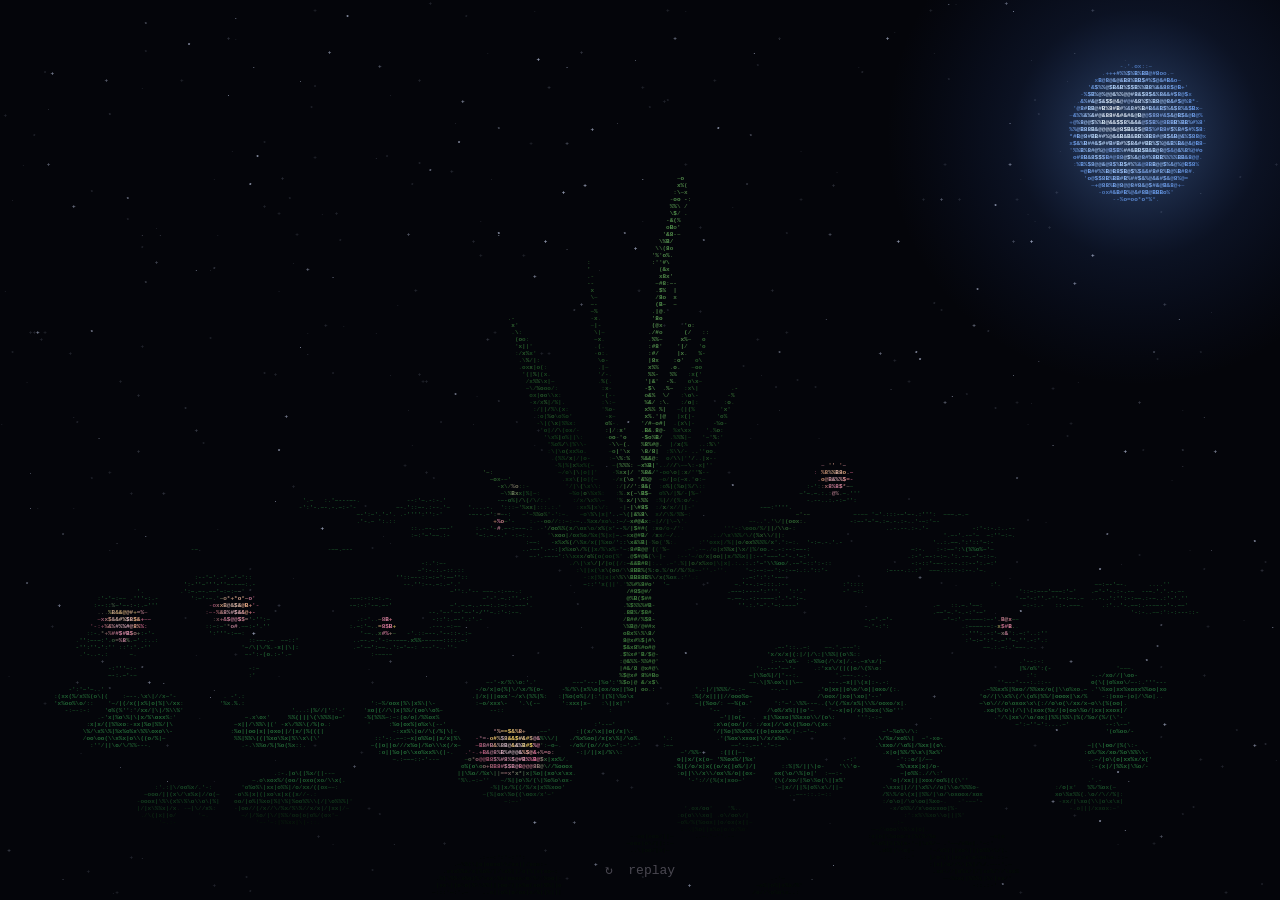
<file: love-letter/index.html>
<!DOCTYPE html>
<html lang="en">
<head>
<meta charset="utf-8">
<meta name="viewport" content="width=device-width, initial-scale=1">
<title>ASCII Lily of the Valley</title>
<style>
  html, body { margin: 0; height: 100%; background: #04050a; overflow: hidden; }
  canvas { display: block; width: 100vw; height: 100vh; cursor: grab; touch-action: none; user-select: none; }
</style>
</head>
<body>
<canvas id="c"></canvas>
<script>
{
  const canvas = document.getElementById('c');
  const ctx = canvas.getContext('2d');
  const off = document.createElement('canvas');
  const octx = off.getContext('2d', { willReadFrequently: true });

  const MESSAGE = 'Ikaw at ikaw';
  const MONO = 'ui-monospace, Menlo, Consolas, "Courier New", monospace';
  const SERIF = 'Georgia, "Times New Roman", serif';

  // ---------- grid ----------
  let FONT, cw, ch, cols, rows, dpr, aspect, stars = [];
  const W = 140, H = 136, CX = 70, Y0 = 72, D = 420, WATER = 122;   // design space + camera

  function setFont() { ctx.font = `bold ${FONT}px ${MONO}`; }
  function resize() {
    dpr = Math.min(window.devicePixelRatio || 1, 2);
    const w = innerWidth, h = innerHeight;
    FONT = Math.max(5, Math.min(8, Math.round(Math.min(w, h) / 145)));
    canvas.width = w * dpr; canvas.height = h * dpr;
    ctx.setTransform(dpr, 0, 0, dpr, 0, 0);
    setFont();
    cw = ctx.measureText('M').width;
    ch = Math.max(6, Math.round(FONT * 1.15));
    cols = Math.floor(w / cw); rows = Math.floor(h / ch);
    aspect = ch / cw;
    off.width = cols; off.height = rows;
    stars = [];
    for (let i = 0; i < Math.floor(cols * rows / 80); i++) {
      stars.push({ x: Math.random() * cols | 0, y: Math.random() * rows | 0,
                   p: Math.random() * 6.28, s: 0.6 + Math.random() * 1.8,
                   c: '.+*'[Math.random() * 3 | 0] });
    }
  }
  addEventListener('resize', resize);
  resize();

  // ---------- helpers ----------
  const clamp = (v, a, b) => Math.max(a, Math.min(b, v));
  const ease = t => 1 - Math.pow(1 - clamp(t, 0, 1), 3);
  const easeBack = t => { t = clamp(t, 0, 1); const c = 1.9; return 1 + (c + 1) * Math.pow(t - 1, 3) + c * Math.pow(t - 1, 2); };
  const prog = (t, a, b) => clamp((t - a) / (b - a), 0, 1);
  function bez(p, t) {
    const u = 1 - t;
    return [u*u*u*p[0][0] + 3*u*u*t*p[1][0] + 3*u*t*t*p[2][0] + t*t*t*p[3][0],
            u*u*u*p[0][1] + 3*u*u*t*p[1][1] + 3*u*t*t*p[2][1] + t*t*t*p[3][1]];
  }
  function rot(pt, o, a) {
    const s = Math.sin(a), c = Math.cos(a), dx = pt[0] - o[0], dy = pt[1] - o[1];
    return [o[0] + dx * c - dy * s, o[1] + dx * s + dy * c];
  }
  function hash(x, y, z) {
    let h = x * 374761393 + y * 668265263 + z * 2147483647;
    h = (h ^ (h >>> 13)) * 1274126177;
    return ((h ^ (h >>> 16)) >>> 0) / 4294967295;
  }
  let seed = 7;
  const rnd = () => (seed = (seed * 16807) % 2147483647) / 2147483647;

  // ---------- camera ----------
  let yaw = 0, pitch = -0.26, vyaw = 0, vpitch = 0;
  // 3D point (X right, Y down, Z toward viewer; X/Z relative to the bouquet's axis) -> [x, y, depth, scale]
  function proj(X, Y, Z) {
    const c = Math.cos(yaw), s = Math.sin(yaw);
    const x1 = X * c + Z * s, z1 = -X * s + Z * c;
    const cp = Math.cos(pitch), sp = Math.sin(pitch), y0 = Y - Y0;
    const y2 = y0 * cp - z1 * sp, z2 = y0 * sp + z1 * cp;
    const p = D / (D - z2);
    return [CX + x1 * p, Y0 + y2 * p, z2, p];
  }
  // a point in a stem's/leaf's own vertical plane: u along the plane, w across it
  const onPlane = (o, u, y, w = 0) => proj(u * o.ce - w * o.se, y, u * o.se + w * o.ce);
  const depthAlpha = z => clamp(0.62 + z / 110, 0.4, 1);

  // ---------- the bouquet ----------
  // each stem arches out in its own direction (phi) so the bouquet is round from every side
  function makeStem(phi, reach, top, droop, d, n, sz) {
    const u0 = 0.4 + rnd() * 0.8;
    return {
      p: [[u0, 98], [u0 + reach * 0.08, 64], [reach * 0.45, top], [reach, top + droop]],
      d, n, sz, ce: Math.cos(phi), se: Math.sin(phi),
      bells: Array.from({ length: n }, (_, b) => ({
        side: (b % 2 ? 1 : -1) * (0.6 + rnd() * 0.9),
        drop: 3.6 + rnd() * 2.4,
        w: (rnd() - 0.5) * 4,
        jit: (rnd() - 0.5) * 0.04,
        ph: rnd() * 6.28,
      })),
    };
  }
  const stems = [];
  const STEMS = 18;
  for (let i = 0; i < STEMS; i++) {
    const phi = i / STEMS * 6.283 + (rnd() - 0.5) * 0.25;
    const tall = i % 2 === 0;
    stems.push(tall
      ? makeStem(phi, 22 + rnd() * 16, 2 + rnd() * 10, 10 + rnd() * 8, rnd() * 1.3, 8 + (rnd() * 3 | 0), 0.9 + rnd() * 0.1)
      : makeStem(phi, 46 + rnd() * 20, 14 + rnd() * 28, 12 + rnd() * 8, rnd() * 1.3, 7 + (rnd() * 3 | 0), 0.85 + rnd() * 0.15));
  }
  stems.push(makeStem(0.3, 8, -4, 8, 0.6, 7, 0.85));

  const leafAt = (az, b, tip, w, d) => ({ ce: Math.cos(az), se: Math.sin(az), b, tip, w, d });
  const leaves = [];
  for (let i = 0; i < 8; i++) {
    const az = i / 8 * 6.283 + 0.4;
    leaves.push(i % 2
      ? leafAt(az, [3, 110], [30 + rnd() * 6, 40 + rnd() * 6], 8, rnd() * 0.6)
      : leafAt(az, [3, 110], [56 + rnd() * 6, 74 + rnd() * 6], 12, rnd() * 0.6));
  }

  // ---------- the lotus pond ----------
  const lotus = [], pads = [];
  for (let i = 0; i < 600 && lotus.length < 30; i++) {
    const a = rnd() * 6.283, r = 34 + rnd() * 72, x = Math.cos(a) * r, z = Math.sin(a) * r;
    if (lotus.some(L => Math.hypot(L.x - x, L.z - z) < 20)) continue;
    lotus.push({ x, z, s: 6.5 + rnd() * 3, rot: rnd() * 6.28, d: 0.3 + rnd() * 3, ph: rnd() * 6.28 });
    pads.push({ x: x + (rnd() - 0.5) * 3, z: z + (rnd() - 0.5) * 3, r: 7 + rnd() * 3, a0: rnd() * 6.28, d: 0.2 + rnd() });
  }
  for (let i = 0; i < 900 && pads.length < 120; i++) {
    const a = rnd() * 6.283, r = 30 + rnd() * 82, x = Math.cos(a) * r, z = Math.sin(a) * r;
    if (pads.some(P => Math.hypot(P.x - x, P.z - z) < 9)) continue;
    pads.push({ x, z, r: 3.5 + rnd() * 4, a0: rnd() * 6.28, d: rnd() * 2 });
  }
  const RINGS = [
    { n: 8, th: 1.2,  len: 1.0,  w: 0.5,  off: 0,          col: [236, 120, 162] },
    { n: 8, th: 0.8,  len: 0.95, w: 0.45, off: Math.PI / 8, col: [246, 166, 196] },
    { n: 6, th: 0.38, len: 0.8,  w: 0.4,  off: 0.3,        col: [253, 222, 233] },
  ];

  function drawPad(P, t) {
    const k = ease(prog(t, P.d, P.d + 1.2));
    if (k <= 0) return;
    const rr = P.r * k;
    octx.globalAlpha = depthAlpha(proj(P.x, WATER, P.z)[2]) * 0.9;
    octx.fillStyle = '#2f8a48';
    octx.beginPath();
    let first = true;
    const c = proj(P.x, WATER + 0.2, P.z);
    octx.moveTo(c[0], c[1]);
    for (let i = 0; i <= 20; i++) {
      const a = P.a0 + 0.35 + i / 20 * (6.283 - 0.7);
      const q = proj(P.x + Math.cos(a) * rr, WATER + 0.2, P.z + Math.sin(a) * rr);
      octx.lineTo(q[0], q[1]);
    }
    octx.closePath(); octx.fill();
    octx.globalAlpha = 1;
  }

  function lotusItem(L, t) {
    const o = ease(prog(t, L.d, L.d + 1.8));
    if (o <= 0) return null;
    const bob = 0.35 * Math.sin(t * 1.1 + L.ph);
    const cy = WATER - 0.4 + bob, s = L.s * (0.4 + 0.6 * o);
    const C = proj(L.x, cy, L.z);
    return { z: C[2], draw() {
      const petals = [];
      RINGS.forEach(R => {
        const th = 0.12 + (R.th - 0.12) * o;
        for (let j = 0; j < R.n; j++) {
          const a = L.rot + R.off + j / R.n * 6.283, ca = Math.cos(a), sa = Math.sin(a);
          const tx = L.x + ca * Math.sin(th) * R.len * s, ty = cy - Math.cos(th) * R.len * s, tz = L.z + sa * Math.sin(th) * R.len * s;
          const mx = L.x + (tx - L.x) * 0.5, my = cy + (ty - cy) * 0.5, mz = L.z + (tz - L.z) * 0.5;
          const wx = -sa * R.w * s, wz = ca * R.w * s;
          const T = proj(tx, ty, tz), M = proj(mx, my, mz);
          const A = proj(mx + wx, my, mz + wz), B = proj(mx - wx, my, mz - wz);
          petals.push({ z: M[2], T, A, B, col: R.col, lit: 0.85 + 0.15 * Math.cos(a - yaw) });
        }
      });
      petals.sort((p, q) => p.z - q.z);
      octx.globalAlpha = depthAlpha(C[2]);
      let podDrawn = false;
      const pod = () => {
        octx.fillStyle = '#ffd76a';
        octx.beginPath(); octx.ellipse(C[0], C[1] - 0.5 * s * C[3], 0.45 * s * C[3], 0.3 * s * C[3], 0, 0, 6.28); octx.fill();
        podDrawn = true;
      };
      for (const P of petals) {
        if (!podDrawn && P.z > C[2]) pod();
        const [r, g, b] = P.col;
        octx.fillStyle = `rgb(${r * P.lit | 0},${g * P.lit | 0},${b * P.lit | 0})`;
        octx.beginPath(); octx.moveTo(C[0], C[1]);
        octx.quadraticCurveTo(P.A[0], P.A[1], P.T[0], P.T[1]);
        octx.quadraticCurveTo(P.B[0], P.B[1], C[0], C[1]);
        octx.fill();
      }
      if (!podDrawn) pod();
      octx.globalAlpha = 1;
    } };
  }

  function leafItem(L, k) {
    if (k <= 0) return null;
    const tip = [L.b[0] + (L.tip[0] - L.b[0]) * k, L.b[1] + (L.tip[1] - L.b[1]) * k];
    const dx = tip[0] - L.b[0], dy = tip[1] - L.b[1], len = Math.hypot(dx, dy);
    const nx = -dy / len, ny = dx / len, w = L.w * k;
    const m = [L.b[0] + dx * 0.5, L.b[1] + dy * 0.5];
    const B = onPlane(L, L.b[0], L.b[1]), T = onPlane(L, tip[0], tip[1]);
    const C1 = onPlane(L, m[0] + nx * w, m[1] + ny * w), C2 = onPlane(L, m[0] - nx * w, m[1] - ny * w);
    const V = onPlane(L, m[0] + nx * w * 0.15, m[1] + ny * w * 0.15);
    const M = onPlane(L, m[0], m[1]);
    return { z: M[2], draw() {
      octx.globalAlpha = depthAlpha(M[2]);
      const g = octx.createLinearGradient(B[0], B[1], T[0], T[1]);
      g.addColorStop(0, '#0f3318'); g.addColorStop(0.55, '#1b5626'); g.addColorStop(1, '#36803c');
      octx.fillStyle = g;
      octx.beginPath(); octx.moveTo(B[0], B[1]);
      octx.quadraticCurveTo(C1[0], C1[1], T[0], T[1]);
      octx.quadraticCurveTo(C2[0], C2[1], B[0], B[1]);
      octx.fill();
      octx.strokeStyle = '#549c50'; octx.lineWidth = 0.6;
      octx.beginPath(); octx.moveTo(B[0], B[1]); octx.quadraticCurveTo(V[0], V[1], T[0], T[1]); octx.stroke();
      octx.globalAlpha = 1;
    } };
  }

  const glows = [];   // bell centres in grid cells, filled each frame
  function drawBell(x, y, r, k, tilt, t, ph) {
    if (k <= 0) return;
    octx.save();
    octx.translate(x, y); octx.rotate(tilt); octx.scale(k, k);
    const pulse = 0.5 + 0.5 * Math.sin(t * 1.4 + ph);
    const g = octx.createRadialGradient(0, r * 1.05, r * 0.05, 0, r * 0.7, r * 1.5);
    g.addColorStop(0, `rgb(255,${236 + pulse * 14 | 0},${170 + pulse * 40 | 0})`);
    g.addColorStop(0.35, '#fffaf0');
    g.addColorStop(0.75, '#e9ecf4');
    g.addColorStop(1, '#a9b4d0');
    octx.fillStyle = g;
    octx.beginPath();
    octx.moveTo(0, 0);
    octx.bezierCurveTo(r * 1.05, 0, r * 1.12, r * 0.85, r * 0.92, r * 1.22);
    octx.quadraticCurveTo(r * 1.05, r * 1.32, r * 1.12, r * 1.42);
    const lobes = 5, span = r * 2.24;
    for (let i = 0; i < lobes; i++) {
      const x0 = r * 1.12 - (span / lobes) * i, x1 = x0 - span / lobes;
      octx.quadraticCurveTo((x0 + x1) / 2, r * 1.62, x1, r * 1.42);
    }
    octx.quadraticCurveTo(-r * 1.05, r * 1.32, -r * 0.92, r * 1.22);
    octx.bezierCurveTo(-r * 1.12, r * 0.85, -r * 1.05, 0, 0, 0);
    octx.fill();
    octx.fillStyle = '#a6d890';
    octx.beginPath(); octx.arc(0, r * 0.05, r * 0.24, 0, 6.28); octx.fill();
    const m = octx.getTransform();
    glows.push({ x: m.c * r * 1.05 + m.e, y: m.d * r * 1.05 + m.f, r: r * Math.abs(m.a), a: octx.globalAlpha, ph });
    octx.restore();
  }

  function drawBud(x, y, r, k) {
    if (k <= 0) return;
    const g = octx.createRadialGradient(x - r * 0.3, y - r * 0.2, 0, x, y, r * k);
    g.addColorStop(0, '#f4faea'); g.addColorStop(1, '#a3d38a');
    octx.fillStyle = g;
    octx.beginPath(); octx.ellipse(x, y, r * k * 0.85, r * k, 0, 0, 6.28); octx.fill();
  }

  function stemItem(S, i, t, sway) {
    const k = ease(prog(t, 1.0 + S.d, 3.0 + S.d));
    if (k <= 0) return null;
    const a = sway * 0.03 * Math.sin(t * 0.9 + i * 1.7);
    const p = S.p.map((pt, j) => j === 0 ? pt : rot(pt, S.p[0], a * j / 3));
    const mid = bez(p, 0.7), Z = onPlane(S, mid[0], mid[1])[2];
    return { z: Z, draw() {
      octx.globalAlpha = depthAlpha(Z);
      octx.strokeStyle = '#6cbc64'; octx.lineWidth = 1.2; octx.lineCap = 'round';
      octx.beginPath();
      const N = 60;
      for (let j = 0; j <= N * k; j++) {
        const q = bez(p, j / N), P = onPlane(S, q[0], q[1]);
        j ? octx.lineTo(P[0], P[1]) : octx.moveTo(P[0], P[1]);
      }
      octx.stroke();
      const n = S.n;
      for (let b = 0; b < n; b++) {
        const B = S.bells[b];
        const tb = 0.34 + b * (0.65 / (n - 1)) + B.jit;
        if (k < tb) continue;
        const bk = easeBack(prog(t, 1.0 + S.d + 2.0 * tb + 0.1, 1.0 + S.d + 2.0 * tb + 0.6));
        const q = bez(p, tb);
        const Q = onPlane(S, q[0], q[1]);
        const Cp = onPlane(S, q[0] + B.side * 2.2, q[1] + 0.4, B.w * 0.5);
        const Hh = onPlane(S, q[0] + B.side * 1.6, q[1] + B.drop, B.w);
        octx.strokeStyle = '#7cc672'; octx.lineWidth = 0.55;
        octx.beginPath(); octx.moveTo(Q[0], Q[1]); octx.quadraticCurveTo(Cp[0], Cp[1], Hh[0], Hh[1]); octx.stroke();
        const swing = sway * 0.12 * Math.sin(t * 1.6 + B.ph);
        if (b === n - 1) drawBud(Hh[0], Hh[1] + 1.2 * Hh[3], 1.6 * S.sz * Hh[3], bk);
        else drawBell(Hh[0], Hh[1], (3.6 - b * (1.6 / n)) * S.sz * Hh[3], bk, swing, t, B.ph);
      }
      octx.globalAlpha = 1;
    } };
  }

  function drawRibbon(t) {
    const k = easeBack(prog(t, 4.2, 4.9));
    if (k <= 0) return;
    const P = proj(0, 101, 0);
    octx.save(); octx.translate(P[0], P[1]);
    octx.scale(k * P[3] * (0.55 + 0.45 * Math.abs(Math.cos(yaw))), k * P[3]);
    octx.fillStyle = '#9fd0f2';
    octx.beginPath(); octx.moveTo(-1, 1); octx.lineTo(-7, 12); octx.lineTo(-4, 11); octx.lineTo(-3, 13); octx.closePath(); octx.fill();
    octx.beginPath(); octx.moveTo(1, 1); octx.lineTo(7, 12); octx.lineTo(4, 11); octx.lineTo(3, 13); octx.closePath(); octx.fill();
    octx.fillStyle = '#bfe2fa';
    octx.beginPath(); octx.ellipse(-6, -1, 6, 3.6, -0.25, 0, 6.28); octx.fill();
    octx.beginPath(); octx.ellipse(6, -1, 6, 3.6, 0.25, 0, 6.28); octx.fill();
    octx.fillStyle = '#6fa9dc';
    octx.beginPath(); octx.ellipse(-6, -1, 2.6, 1.3, -0.25, 0, 6.28); octx.fill();
    octx.beginPath(); octx.ellipse(6, -1, 2.6, 1.3, 0.25, 0, 6.28); octx.fill();
    octx.fillStyle = '#e2f3ff';
    octx.beginPath(); octx.ellipse(0, 0, 2.6, 2.8, 0, 0, 6.28); octx.fill();
    octx.restore();
  }

  function drawBase(t) {
    const k = ease(prog(t, 0.0, 1.0));
    octx.strokeStyle = '#4e9a4c'; octx.lineWidth = 1.1; octx.lineCap = 'round';
    for (let i = 0; i < 10; i++) {
      const a = i / 10 * 6.283, X = 3.2 * Math.cos(a), Z = 3.2 * Math.sin(a);
      const A = proj(X, 132, Z), B = proj(X * 0.2, 98, Z * 0.2);
      octx.beginPath(); octx.moveTo(A[0], A[1]);
      octx.lineTo(A[0] + (B[0] - A[0]) * k, A[1] + (B[1] - A[1]) * k);
      octx.stroke();
    }
  }

  // moon geometry in grid cells (top-right corner, stays put in the sky)
  let moon = { x: 0, y: 0, r: 0, k: 0 };
  function drawMoon(t) {
    const k = ease(prog(t, 0.0, 2.5));
    const R = Math.max(5, Math.min(cols, rows * aspect) * 0.075);
    const mx = cols - R * 2.1, my = (R * 2.0) / aspect;
    moon = { x: mx, y: my, r: R, k };
    if (k <= 0) return;
    octx.save();
    octx.setTransform(1, 0, 0, 1 / aspect, mx, my);
    octx.globalAlpha = k;
    const g = octx.createRadialGradient(-R * 0.35, -R * 0.35, R * 0.1, 0, 0, R);
    g.addColorStop(0, '#eef6ff'); g.addColorStop(0.55, '#a9cdff'); g.addColorStop(1, '#5d8fe0');
    octx.fillStyle = g;
    octx.beginPath(); octx.arc(0, 0, R, 0, 6.28); octx.fill();
    octx.fillStyle = 'rgba(70,110,190,0.55)';
    [[0.3, -0.2, 0.22], [-0.35, 0.3, 0.16], [0.1, 0.45, 0.12], [-0.15, -0.45, 0.1], [0.5, 0.25, 0.09]]
      .forEach(([cx, cy, cr]) => { octx.beginPath(); octx.arc(cx * R, cy * R, cr * R, 0, 6.28); octx.fill(); });
    octx.restore();
  }

  function scene(t) {
    octx.setTransform(1, 0, 0, 1, 0, 0);
    octx.clearRect(0, 0, cols, rows);
    glows.length = 0;
    drawMoon(t);
    const s = Math.min(cols / W, rows * aspect / H) * 0.8;
    const ox = (cols - W * s) / 2, oy = (rows - H * s / aspect) / 2 - rows * 0.09;
    octx.setTransform(s, 0, 0, s / aspect, ox, oy);
    const sway = ease(prog(t, 5.0, 7.0));
    pads.slice().sort((a, b) => proj(a.x, WATER, a.z)[2] - proj(b.x, WATER, b.z)[2]).forEach(P => drawPad(P, t));
    drawBase(t);
    const items = [];
    lotus.forEach(L => { const it = lotusItem(L, t); if (it) items.push(it); });
    leaves.forEach(L => { const it = leafItem(L, ease(prog(t, 0.6 + L.d, 2.4 + L.d))); if (it) items.push(it); });
    stems.forEach((S, i) => { const it = stemItem(S, i, t, sway); if (it) items.push(it); });
    items.sort((a, b) => a.z - b.z).forEach(it => it.draw());
    drawRibbon(t);
  }

  // ---------- interaction ----------
  let start = performance.now(), lastInteract = -1e9, everDragged = false, drag = null;
  let replayTop = innerHeight - 40, hoverReplay = false;
  function replay() { start = performance.now(); yaw = 0; pitch = -0.26; vyaw = vpitch = 0; lastInteract = -1e9; }
  canvas.addEventListener('pointerdown', e => {
    canvas.setPointerCapture(e.pointerId);
    drag = { x: e.clientX, y: e.clientY, moved: 0 };
  });
  canvas.addEventListener('pointermove', e => {
    hoverReplay = e.clientY >= replayTop;
    if (drag) {
      const dx = e.clientX - drag.x, dy = e.clientY - drag.y;
      drag.x = e.clientX; drag.y = e.clientY;
      drag.moved += Math.abs(dx) + Math.abs(dy);
      if (drag.moved > 5) {
        vyaw = dx * 0.008; vpitch = -dy * 0.006;
        yaw += vyaw; pitch = clamp(pitch + vpitch, -1.0, 0.45);
        lastInteract = performance.now(); everDragged = true;
      }
    }
    canvas.style.cursor = drag && drag.moved > 5 ? 'grabbing' : hoverReplay ? 'pointer' : 'grab';
  });
  const endDrag = (e, allowClick) => {
    if (drag && drag.moved <= 5) { vyaw = vpitch = 0; if (allowClick && e.clientY >= replayTop) replay(); }
    drag = null;
    canvas.style.cursor = hoverReplay ? 'pointer' : 'grab';
  };
  canvas.addEventListener('pointerup', e => endDrag(e, true));
  canvas.addEventListener('pointercancel', e => endDrag(e, false));
  canvas.addEventListener('pointerleave', () => { hoverReplay = false; });

  // ---------- render to characters ----------
  const HI = '@%#&8$B', MID = '*+=x%o', LO = '.:-~\'', LEAF = '/\\|(){}';
  let prev = performance.now();

  function frame(now) {
    const dt = Math.min(0.05, (now - prev) / 1000); prev = now;
    const t = (now - start) / 1000;

    // inertia after a drag, then a slow turn when left alone
    if (!drag) {
      yaw += vyaw; pitch = clamp(pitch + vpitch, -1.0, 0.45);
      vyaw *= 0.93; vpitch *= 0.9;
      const idle = (now - lastInteract) / 1000;
      if (idle > 5 && t > 7) yaw += dt * 0.18 * clamp((Math.min(idle - 5, t - 7)) / 2, 0, 1);
    }

    scene(t);
    const data = octx.getImageData(0, 0, cols, rows).data;
    const Wp = innerWidth, Hp = innerHeight;
    ctx.globalCompositeOperation = 'source-over';
    ctx.fillStyle = '#04050a';
    ctx.fillRect(0, 0, Wp, Hp);

    if (moon.k > 0) {
      const mx = moon.x * cw, my = moon.y * ch, mr = moon.r * cw;
      const breathe = 1 + 0.04 * Math.sin(t * 0.8);
      const hg = ctx.createRadialGradient(mx, my, mr * 0.6, mx, my, mr * 3.6 * breathe);
      hg.addColorStop(0, `rgba(110,165,255,${0.32 * moon.k})`);
      hg.addColorStop(0.4, `rgba(70,120,230,${0.12 * moon.k})`);
      hg.addColorStop(1, 'rgba(40,80,200,0)');
      ctx.fillStyle = hg;
      ctx.fillRect(mx - mr * 4, my - mr * 4, mr * 8, mr * 8);
    }

    ctx.textBaseline = 'top';
    setFont();
    const tick = Math.floor(t * 5);

    // stars drift a little as the bouquet turns
    const shift = Math.round(yaw * cols * 0.05);
    for (const st of stars) {
      const sx = ((st.x + shift) % cols + cols) % cols;
      const i = (st.y * cols + sx) * 4;
      if (data[i + 3] > 20) continue;
      const b = 0.15 + 0.6 * Math.pow(Math.max(0, Math.sin(t * st.s + st.p)), 3);
      ctx.fillStyle = `rgba(215,225,255,${b})`;
      ctx.fillText(st.c, sx * cw, st.y * ch);
    }

    const fadeTop = Hp - Math.round(clamp(Wp / 26, 15, 32)) * 4.2, fadeLen = Hp * 0.08;
    for (let y = 0; y < rows; y++) {
      const fade = clamp(1 - (y * ch - fadeTop) / fadeLen, 0.12, 1);
      for (let x = 0; x < cols; x++) {
        const i = (y * cols + x) * 4, a = data[i + 3] / 255;
        if (a < 0.1) continue;
        const r = data[i], g = data[i + 1], b = data[i + 2];
        const lum = (0.3 * r + 0.59 * g + 0.11 * b) / 255;
        const d = a * (0.35 + 0.65 * lum);
        const hsh = hash(x, y, tick + ((x * 7 + y * 3) % 5));
        const greenish = g > r * 1.25 && g > b * 1.1;
        let set;
        if (d > 0.62) set = HI; else if (d > 0.3) set = greenish && hsh < 0.5 ? LEAF : MID; else set = LO;
        const c = set[(hsh * set.length) | 0];
        const f = (0.55 + 0.45 * a + (hsh - 0.5) * 0.15) * (greenish ? 0.8 : 1) * fade;
        ctx.fillStyle = `rgb(${clamp(r * f, 0, 255) | 0},${clamp(g * f, 0, 255) | 0},${clamp(b * f, 0, 255) | 0})`;
        ctx.fillText(c, x * cw, y * ch);
      }
    }

    // soft light glowing out of each bell
    ctx.globalCompositeOperation = 'lighter';
    for (const G of glows) {
      const px = G.x * cw, py = G.y * ch, pr = Math.max(4, G.r * cw * 2.2);
      const pulse = 0.75 + 0.25 * Math.sin(t * 1.4 + G.ph);
      const gg = ctx.createRadialGradient(px, py, 0, px, py, pr);
      gg.addColorStop(0, `rgba(255,232,170,${0.17 * pulse * G.a})`);
      gg.addColorStop(0.45, `rgba(255,214,150,${0.05 * pulse * G.a})`);
      gg.addColorStop(1, 'rgba(255,200,140,0)');
      ctx.fillStyle = gg;
      ctx.fillRect(px - pr, py - pr, pr * 2, pr * 2);
    }
    ctx.globalCompositeOperation = 'source-over';

    // message + the replay strip underneath it
    let size = Math.round(clamp(Wp / 26, 15, 32));
    ctx.font = `italic ${size}px ${SERIF}`;
    while (ctx.measureText(MESSAGE).width > Wp * 0.9 && size > 11) {
      size--; ctx.font = `italic ${size}px ${SERIF}`;
    }
    const ty = Hp - size * 3.2;
    replayTop = ty + size * 1.35;
    const typed = Math.floor((t - 5.6) * 18);
    if (typed > 0) {
      const shown = MESSAGE.slice(0, typed);
      const full = ctx.measureText(MESSAGE).width;
      ctx.textAlign = 'left';
      ctx.shadowColor = 'rgba(247,170,200,0.75)';
      ctx.shadowBlur = size * 0.6;
      ctx.fillStyle = '#f9c9d8';
      ctx.fillText(shown, (Wp - full) / 2, ty);
      if (typed < MESSAGE.length && Math.floor(t * 3) % 2) {
        ctx.fillText('|', (Wp - full) / 2 + ctx.measureText(shown).width + 2, ty);
      }
      ctx.shadowBlur = 0;
    }
    if (hoverReplay) {
      ctx.fillStyle = 'rgba(247,191,208,0.06)';
      ctx.fillRect(0, replayTop, Wp, Hp - replayTop);
    }
    const ls = Math.max(11, Math.round(size * 0.42));
    ctx.font = `${ls}px ${MONO}`;
    ctx.textAlign = 'center';
    ctx.fillStyle = `rgba(220,210,230,${hoverReplay ? 0.75 : 0.32})`;
    ctx.fillText('↻  replay', Wp / 2, replayTop + (Hp - replayTop - ls) / 2);
    if (!everDragged && t > 6.5) {
      ctx.fillStyle = `rgba(200,205,225,${0.35 * prog(t, 6.5, 8)})`;
      ctx.fillText('drag to turn the bouquet', Wp / 2, Math.max(14, Hp * 0.03));
    }
    ctx.textAlign = 'left';
    requestAnimationFrame(frame);
  }
  requestAnimationFrame(frame);
}
</script>
</body>
</html>
</file>
<file: styles.css>
:root {
  --bg: #17110c;
  --raised: #241b13;
  --line: rgb(233 214 180 / .16);
  --text: #eadfca;
  --soft: #b9a88a;
  --tan: #d8ad6b;
  --sans: "Hanken Grotesk", "Segoe UI", "Helvetica Neue", Arial, sans-serif;
  --mono: ui-monospace, "Cascadia Code", Consolas, Menlo, monospace;
  --pad: 1.15rem;
}

* { box-sizing: border-box; }
html { scroll-behavior: smooth; scroll-padding-top: 1.5rem; color-scheme: dark; background: var(--bg); }
body { margin: 0; color: var(--text); font: 370 1.0625rem/1.8 var(--sans); -webkit-text-size-adjust: 100%; }
h1, h2, h3, p { margin: 0; }
h2 { margin-bottom: 1.1rem; font-size: 1.95rem; font-weight: 250; line-height: 1.2; letter-spacing: -.005em; }
p { text-wrap: pretty; }
p + p { margin-top: .9em; }
a { color: var(--tan); text-underline-offset: .25em; }
:focus-visible { outline: 2px solid var(--tan); outline-offset: 3px; }
[hidden] { display: none !important; }
.skip { position: absolute; left: -999px; z-index: 20; padding: .75rem 1rem; background: var(--tan); color: var(--bg); }
.skip:focus { left: 0; top: 0; }
.made { color: var(--soft); font-size: .95rem; }
.column { width: min(100%, 48rem); margin-inline: auto; padding-bottom: 9rem; }
main { padding-inline: var(--pad); }
section { margin-top: 4.25rem; }

/* ---------- Banner map ---------- */
.banner { position: relative; height: 23.75rem; overflow: hidden; }
.banner::after { content: ""; position: absolute; inset: 0; background: linear-gradient(to bottom, transparent 58%, var(--bg) 98%), linear-gradient(to right, var(--bg), transparent 9%, transparent 91%, var(--bg)); pointer-events: none; }
.map { position: absolute; inset: 0; width: 100%; height: 100%; animation: arrive 4.5s cubic-bezier(.2, .7, .2, 1) both; transform-origin: 50% 40%; }
.grid path { fill: none; stroke: rgb(233 214 180 / .05); }
.states path { fill: #2b2118; stroke: rgb(233 214 180 / .3); stroke-width: 1; stroke-linejoin: round; }
.river { fill: none; stroke: #57707c; stroke-width: 2.4; stroke-opacity: .65; stroke-linejoin: round; }
.river.thin { stroke-width: 1.4; stroke-opacity: .5; }
.names { fill: rgb(233 214 180 / .34); font: 500 11px var(--sans); letter-spacing: .14em; }
.route { fill: none; stroke: var(--tan); stroke-width: 2; stroke-linecap: round; stroke-dasharray: 100; animation: travel 3s 1.1s cubic-bezier(.5, 0, .2, 1) both; }
.town { fill: var(--text); font: 500 14px var(--sans); }
.town circle { fill: var(--tan); }
.town .ring { fill: none; stroke: var(--tan); stroke-width: 1.5; }
.to { animation: show .8s 3.6s ease both; }
@keyframes arrive { from { transform: scale(1.12); opacity: 0; } }
@keyframes travel { from { stroke-dashoffset: 100; } to { stroke-dashoffset: 0; } }
@keyframes show { from { opacity: .25; } }

.clock { position: absolute; z-index: 2; top: .75rem; left: var(--pad); display: flex; align-items: center; gap: .45rem; padding: .3rem .75rem; border-radius: 8px; background: rgb(23 17 12 / .72); font-size: .875rem; font-weight: 500; font-variant-numeric: tabular-nums; }
.clock svg { width: 1.05rem; height: 1.05rem; fill: none; stroke: var(--tan); stroke-width: 1.8; stroke-linecap: round; stroke-linejoin: round; }
.portrait { position: absolute; z-index: 2; top: 4.75rem; right: 2.75rem; width: 9.75rem; aspect-ratio: 1; display: grid; place-items: center; border-radius: 10px; background: linear-gradient(150deg, #c99b5b, #7c4a27 65%, #4c2b17); box-shadow: 0 14px 34px rgb(0 0 0 / .5); transform: rotate(3deg); transition: transform .4s ease; overflow: hidden; font-size: 3.5rem; font-weight: 250; color: #fff3dc; }
.portrait:hover { transform: rotate(0deg); }
.portrait img { position: absolute; inset: 0; width: 100%; height: 100%; object-fit: cover; }
.hello { position: absolute; z-index: 2; left: var(--pad); bottom: .75rem; }
.hello p { font-size: 1.45rem; font-weight: 300; line-height: 1.5; color: var(--soft); }
h1 { font-size: 2.75rem; font-weight: 200; line-height: 1.15; letter-spacing: -.015em; }
.intro { padding-top: 1.25rem; font-size: 1.1875rem; color: #d6c8ad; }

/* ---------- Project cards ---------- */
.cards { display: grid; grid-auto-flow: column; grid-auto-columns: minmax(14.5rem, 1fr); gap: 1rem; margin-inline: calc(var(--pad) * -1); padding: .4rem var(--pad) 1rem; overflow-x: auto; scroll-snap-type: x proximity; scroll-padding-inline: var(--pad); scrollbar-width: none; }
.cards::-webkit-scrollbar { display: none; }
.card { position: relative; isolation: isolate; scroll-snap-align: start; display: flex; flex-direction: column; min-height: 20.5rem; padding: 1rem 1.15rem 1.35rem; overflow: hidden; border: 1px solid var(--line); border-radius: 16px; background: var(--raised); color: inherit; font: inherit; line-height: 1.4; text-align: left; cursor: pointer; transition: transform .3s ease, border-color .3s ease; }
.card::before { content: ""; position: absolute; inset: -20%; z-index: -1; background: radial-gradient(circle at 30% 24%, var(--glow), transparent 62%); opacity: .5; transition: opacity .3s ease; }
.card:hover { transform: translateY(-4px); border-color: rgb(233 214 180 / .34); }
.card:hover::before { opacity: .78; }
.meta { font-size: .875rem; font-weight: 500; color: #dccdb1; }
.art { flex: 1; display: grid; place-items: center; padding-block: 1rem; }
.art img { width: 9.5rem; height: 9.5rem; object-fit: cover; border-radius: 10px; }
.art svg { width: 100%; max-width: 11.5rem; height: auto; }
.art svg.star { max-width: 9.5rem; overflow: visible; }
.lit circle { fill: #ffe9c4; }
.title { font-size: 1.3rem; font-weight: 350; }
.line { margin-top: .2rem; font-size: .95rem; color: #cfbf9f; }

dialog { width: min(44rem, calc(100vw - 2rem)); max-height: calc(100vh - 2rem); padding: 0; overflow: auto; border: 1px solid var(--line); border-radius: 18px; background: var(--raised); color: var(--text); }
dialog::backdrop { background: rgb(10 7 4 / .72); backdrop-filter: blur(6px); }
dialog[open] { animation: lift .35s cubic-bezier(.2, .7, .2, 1); }
@keyframes lift { from { transform: translateY(18px); opacity: 0; } }
.sheet { padding: 1.6rem 1.75rem 1.75rem; }
.sheet h3 { margin-bottom: .7rem; font-size: 1.75rem; font-weight: 250; line-height: 1.2; }
.sheet .made { margin: 1rem 0 1.25rem; }
.stage { position: relative; aspect-ratio: 16 / 9; background: #04050a; }
.stage img, .stage iframe { position: absolute; inset: 0; width: 100%; height: 100%; border: 0; object-fit: contain; }
.stage iframe { background: #04050a; }
.plate { padding: 1.5rem; background: #5a2519; }
.plate svg, .wide { display: block; width: 100%; height: auto; }

/* ---------- View all projects ---------- */
details { border-top: 1px solid var(--line); }
details:last-of-type { border-bottom: 1px solid var(--line); }
summary { display: grid; grid-template-columns: 1fr auto; gap: 0 1rem; padding-block: 1.05rem; cursor: pointer; list-style: none; line-height: 1.5; }
summary::-webkit-details-marker { display: none; }
summary h3 { font-size: 1.2rem; font-weight: 400; }
summary > span { grid-row: 2; color: var(--soft); }
summary::after { content: "+"; grid-row: 1 / span 2; grid-column: 2; align-self: center; color: var(--tan); font-size: 1.6rem; font-weight: 250; }
details[open] > summary::after { content: "\2212"; }
summary:hover h3 { color: var(--tan); }
.body { padding: .25rem 0 1.9rem; }
.body .made { margin-block: 1rem; }
.roles { display: flex; flex-wrap: wrap; gap: .5rem; margin: 1.5rem 0 .9rem; padding: 0; border: 0; min-width: 0; }
.roles legend { padding: 0; margin-bottom: .5rem; font-weight: 500; }
.roles label { position: relative; }
.roles input { position: absolute; inset: 0; width: 100%; height: 100%; margin: 0; opacity: 0; cursor: pointer; }
.roles span { display: block; padding: .3rem 1rem; border: 1px solid var(--line); border-radius: 99px; background: var(--raised); }
.roles input:checked + span { background: var(--tan); color: var(--bg); font-weight: 500; }
.roles input:focus-visible + span { outline: 2px solid var(--tan); outline-offset: 3px; }
.query { margin-bottom: .5rem; font: 400 .875rem/1.6 var(--mono); color: var(--soft); overflow-wrap: anywhere; }
dl { margin: 0; }
dl div { display: grid; grid-template-columns: 1fr 1.3fr; gap: 1rem; padding-block: .3rem; border-top: 1px solid var(--line); }
dt { color: var(--soft); }
dd { margin: 0; font-weight: 500; }
dd.out { font-weight: 400; color: #a08f72; }
.crash { display: grid; place-items: center; margin-bottom: 1.25rem; padding: 2.5rem 1rem; border-radius: 14px; background: #0e0a06; }
.crash code { font: 400 clamp(2.75rem, 11vw, 5.25rem)/1 var(--mono); letter-spacing: -.04em; white-space: pre; }
.led { aspect-ratio: 16 / 8; border-radius: 14px; background-color: #0e0a06; }
.dial { display: flex; flex-wrap: wrap; justify-content: space-between; gap: 0 1rem; margin-top: .75rem; }
code { font-family: var(--mono); font-size: .95em; }
input[type="range"] { width: 100%; height: 2.5rem; margin: 0 0 .5rem; accent-color: var(--tan); cursor: pointer; }

/* ---------- Pills ---------- */
.pills { display: flex; flex-wrap: wrap; gap: .6rem; margin: 0; padding: 0; list-style: none; }
.pill { display: inline-block; padding: .4rem 1.1rem; border: 1px solid var(--line); border-radius: 99px; background: var(--raised); color: var(--text); font: 450 1rem/1.5 var(--sans); text-decoration: none; }
.pill { cursor: pointer; transition: background .2s ease, color .2s ease; }
.pill:hover { background: var(--tan); color: var(--bg); }
.sheet .pill { background: #35281b; }
.sheet .pill:hover { background: var(--tan); }

/* ---------- Icons: the name shows on hover, focus or tap ---------- */
.tools { display: grid; grid-template-columns: repeat(15, 1fr); margin: 0 -.45rem; padding: 0; list-style: none; }
.tools li, .icon { position: relative; display: grid; place-items: center; color: var(--tan); transition: color .2s ease, background .2s ease, border-color .2s ease; }
.tools li { min-height: 3.25rem; border-radius: 10px; }
.tools svg { width: 1.85rem; height: 1.85rem; }
.tools svg, .icon svg { fill: currentColor; transition: transform .25s ease; }
svg.drawn { fill: none; stroke: currentColor; stroke-width: 1.7; stroke-linecap: round; stroke-linejoin: round; }
.tools li:hover, .tools li:focus { color: #fff0d2; }
.tools li:hover svg, .tools li:focus svg { transform: translateY(-3px); }
.icons { display: flex; flex-wrap: wrap; gap: .75rem; margin-top: 1.4rem; }
.icon { width: 3.75rem; height: 3.75rem; border: 1px solid var(--line); border-radius: 15px; background: var(--raised); }
.icon svg { width: 1.7rem; height: 1.7rem; }
.icon svg.drawn { width: 2rem; height: 2rem; }
.icon:hover, .icon:focus-visible { background: var(--tan); border-color: var(--tan); color: var(--bg); }
.tip { position: absolute; z-index: 4; top: calc(100% + .3rem); left: 50%; transform: translate(-50%, -4px); padding: .15rem .65rem; border-radius: 8px; background: #efe0c2; color: var(--bg); font-size: .875rem; font-weight: 500; line-height: 1.6; white-space: nowrap; opacity: 0; pointer-events: none; transition: opacity .15s ease, transform .15s ease; }
:is(li, .icon):hover > .tip, :is(li, .icon):focus > .tip { opacity: 1; transform: translate(-50%, 0); }
.tools li:first-child > .tip, .icon:first-child > .tip { left: 0; transform: none; }
.tools li:last-child > .tip, .icon:last-child > .tip { left: auto; right: 0; transform: none; }

/* ---------- Dock ---------- */
.dock { position: fixed; z-index: 10; left: 50%; bottom: max(1rem, env(safe-area-inset-bottom)); transform: translateX(-50%); display: flex; gap: .15rem; padding: .35rem; border: 1px solid var(--line); border-radius: 16px; background: rgb(36 27 19 / .78); backdrop-filter: blur(16px) saturate(1.3); box-shadow: 0 10px 30px rgb(0 0 0 / .45); }
.dock a { display: grid; justify-items: center; gap: .15rem; min-width: 5.1rem; padding: .45rem .5rem .4rem; border-radius: 11px; color: var(--text); font-size: .8125rem; font-weight: 500; line-height: 1.3; text-decoration: none; white-space: nowrap; transition: background .2s ease, color .2s ease; }
.dock svg { width: 1.4rem; height: 1.4rem; fill: none; stroke: currentColor; stroke-width: 1.6; stroke-linejoin: round; stroke-linecap: round; }
.dock a:hover { background: rgb(233 214 180 / .09); }
.dock a[aria-current] { color: var(--tan); }

/* Small movement on the three cards. It stops off screen and for anyone who asks for less motion. */
@media (prefers-reduced-motion: no-preference) {
  .lit circle { animation: light 6s calc(var(--i) * .13s) ease-in-out infinite both; }
  .spin { transform-box: fill-box; transform-origin: center; animation: turn 6s cubic-bezier(.6, 0, .3, 1) infinite; }
  .glint { transform-box: fill-box; transform-origin: center; animation: glint 6s calc(1.6s + var(--i) * .55s) ease-in-out infinite both; }
  .cards.idle * { animation-play-state: paused; }
}
@keyframes light { 0% { fill-opacity: .25; } 7%, 78% { fill-opacity: 1; } 92%, 100% { fill-opacity: .25; } }
@keyframes turn { 0%, 8% { transform: rotate(0); } 38%, 100% { transform: rotate(90deg); } }
@keyframes glint { 0%, 100% { opacity: .25; transform: scale(.7); } 12% { opacity: 1; transform: scale(1.1); } 30% { opacity: .25; transform: scale(.7); } }

@media (max-width: 46rem) {
  .tools { grid-template-columns: repeat(5, 1fr); row-gap: .6rem; }
  .tools li:nth-child(5n + 1) > .tip { left: 0; transform: none; }
  .tools li:nth-child(5n) > .tip { left: auto; right: 0; transform: none; }
}
@media (max-width: 36rem) {
  .portrait { top: 3.25rem; right: 1.15rem; width: 6rem; font-size: 2.1rem; }
  .dock a { min-width: 4.6rem; padding-inline: .25rem; }
  .sheet { padding: 1.3rem 1.25rem 1.5rem; }
}
@media (max-width: 22rem) {
  .dock a { min-width: 4.1rem; font-size: .75rem; }
  .icons { gap: .5rem; }
  .icon { width: 3.5rem; height: 3.5rem; }
}
@media (prefers-reduced-motion: reduce) {
  html { scroll-behavior: auto; }
  .map, .route, .to, dialog[open] { animation: none; }
  .card, .portrait, .tools svg, .tip { transition: none; }
}
</file>
